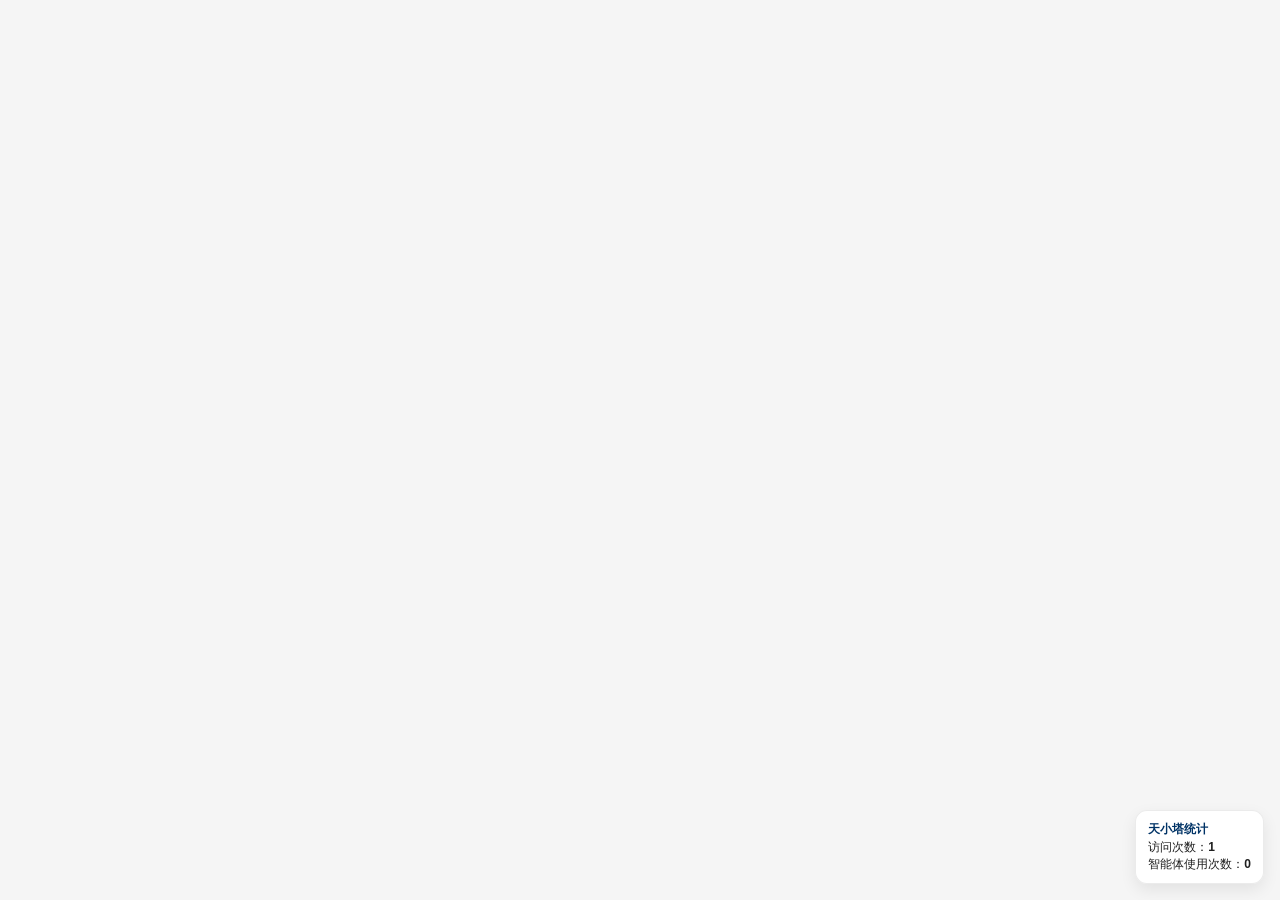
<file: index.html>
<!doctype html>
<html lang="en">
  <head>
    <meta charset="UTF-8" />
    <link rel="icon" type="image/svg+xml" href="./vite.svg" />
    <meta name="viewport" content="width=device-width, initial-scale=1.0" />
    <title>agent-web</title>
    <script type="module" crossorigin src="./assets/index-LUPAI2zx.js"></script>
    <link rel="stylesheet" crossorigin href="./assets/index-DX3kZpGl.css">
  </head>
  <body>
    <div id="root"></div>
    <script>
      (function() {
        const PREFIX = 'tianxiaota.metrics.';
        const KEYS = {
          visitCount: PREFIX + 'visitCount',
          agentUseCount: PREFIX + 'agentUseCount',
          agentUseByName: PREFIX + 'agentUseByName',
          logs: PREFIX + 'logs'
        };
        const MAX_LOGS = 200;
        const safeJSONParse = (value, fallback) => {
          try {
            if (value == null || value === '') return fallback;
            return JSON.parse(value);
          } catch {
            return fallback;
          }
        };
        const safeGetItem = (key) => {
          try {
            return localStorage.getItem(key);
          } catch {
            return null;
          }
        };
        const safeSetItem = (key, value) => {
          try {
            localStorage.setItem(key, value);
            return true;
          } catch {
            return false;
          }
        };
        const safeGetNumber = (key) => {
          const raw = safeGetItem(key);
          const n = raw == null ? 0 : Number(raw);
          return Number.isFinite(n) ? n : 0;
        };
        const safeSetNumber = (key, value) => safeSetItem(key, String(value));
        const nowISO = () => new Date().toISOString();
        const loadAgentMap = () => safeJSONParse(safeGetItem(KEYS.agentUseByName), {});
        const saveAgentMap = (map) => safeSetItem(KEYS.agentUseByName, JSON.stringify(map));
        const loadLogs = () => safeJSONParse(safeGetItem(KEYS.logs), []);
        const saveLogs = (logs) => safeSetItem(KEYS.logs, JSON.stringify(logs.slice(-MAX_LOGS)));
        const pushLog = (entry) => {
          const logs = loadLogs();
          logs.push(entry);
          saveLogs(logs);
        };

        const renderBadge = () => {
          const id = 'tianxiaota-metrics-badge';
          let el = document.getElementById(id);
          if (!el) {
            el = document.createElement('div');
            el.id = id;
            Object.assign(el.style, {
              position: 'fixed',
              right: '16px',
              bottom: '16px',
              zIndex: '2147483647',
              background: 'rgba(255,255,255,0.95)',
              border: '1px solid rgba(0,0,0,0.08)',
              borderRadius: '12px',
              padding: '10px 12px',
              boxShadow: '0 6px 16px rgba(0,0,0,0.08)',
              fontFamily: '-apple-system, BlinkMacSystemFont, "Segoe UI", Roboto, "Helvetica Neue", Arial, "Noto Sans", sans-serif',
              fontSize: '12px',
              color: '#1f1f1f',
              lineHeight: '1.4',
              userSelect: 'none'
            });
            document.body.appendChild(el);
          }

          const visits = safeGetNumber(KEYS.visitCount);
          const uses = safeGetNumber(KEYS.agentUseCount);
          el.innerHTML = `<div style="font-weight:600; margin-bottom:2px; color:#003366;">天小塔统计</div>
<div>访问次数：<span style="font-weight:600;">${visits}</span></div>
<div>智能体使用次数：<span style="font-weight:600;">${uses}</span></div>`;
        };

        const recordVisit = (source) => {
          const next = safeGetNumber(KEYS.visitCount) + 1;
          safeSetNumber(KEYS.visitCount, next);
          pushLog({ type: 'visit', ts: nowISO(), path: location.pathname + location.search + location.hash, source: source || 'page' });
          renderBadge();
          return next;
        };

        const recordAgentUse = (agentName, target) => {
          const next = safeGetNumber(KEYS.agentUseCount) + 1;
          safeSetNumber(KEYS.agentUseCount, next);
          const map = loadAgentMap();
          const name = agentName || 'unknown';
          map[name] = (Number(map[name]) || 0) + 1;
          saveAgentMap(map);
          pushLog({ type: 'agent_use', ts: nowISO(), agent: name, target: target || null, path: location.pathname + location.search + location.hash });
          renderBadge();
          return next;
        };

        window.__tianxiaotaMetrics = {
          recordVisit,
          recordAgentUse,
          renderBadge,
          getState: () => ({
            visitCount: safeGetNumber(KEYS.visitCount),
            agentUseCount: safeGetNumber(KEYS.agentUseCount),
            agentUseByName: loadAgentMap(),
            logs: loadLogs()
          })
        };

        recordVisit('main');
        renderBadge();
        window.addEventListener('storage', function(e) {
          if (e && e.key && String(e.key).startsWith(PREFIX)) renderBadge();
        });
      })();

      (function() {
        const checkExist = setInterval(function() {
           const logoImg = document.querySelector('img[alt="Tianjin University Logo"]');
           if (logoImg) {
              clearInterval(checkExist);
              
              // Logo img -> div/a (wrapper) -> div (header container)
              // The wrapper has width 180px. The container has gap 12px.
              const logoWrapper = logoImg.parentElement;
              const headerContainer = logoWrapper.parentElement;
              
              if (headerContainer) {
                  // Create button container
                  const btnContainer = document.createElement('div');
                  btnContainer.style.display = 'flex';
                  btnContainer.style.gap = '10px';
                  btnContainer.style.marginLeft = '12px';
                  btnContainer.style.alignItems = 'center';
                  
                  // Sub-Logo "天小塔"
                  const subLogo = document.createElement('div');
                  Object.assign(subLogo.style, {
                    color: '#003366',
                    fontSize: '20px',
                    fontWeight: 'bold',
                    fontFamily: '"Microsoft YaHei", sans-serif',
                    letterSpacing: '2px',
                    padding: '4px 8px',
                    borderLeft: '2px solid #ccc',
                    marginLeft: '8px',
                    display: 'flex',
                    alignItems: 'center',
                    gap: '6px'
                  });

                  const taLogoImg = document.createElement('img');
                  taLogoImg.src = './Ta-Logo.png';
                  taLogoImg.alt = 'Ta Logo';
                  Object.assign(taLogoImg.style, {
                    height: '22px',
                    width: '22px',
                    objectFit: 'contain',
                    display: 'block'
                  });

                  const subLogoText = document.createElement('span');
                  subLogoText.innerText = '天小塔';

                  subLogo.appendChild(taLogoImg);
                  subLogo.appendChild(subLogoText);

                  const haitangLink = document.createElement('a');
                  haitangLink.href = 'http://www.baidu.com';
                  haitangLink.target = '_blank';
                  haitangLink.rel = 'noopener noreferrer';
                  Object.assign(haitangLink.style, {
                    display: 'flex',
                    alignItems: 'center',
                    gap: '8px',
                    padding: '6px 10px',
                    borderRadius: '999px',
                    background: 'rgba(255, 255, 255, 0.9)',
                    border: '1px solid rgba(0,0,0,0.08)',
                    textDecoration: 'none',
                    color: '#003366',
                    cursor: 'pointer'
                  });

                  const haitangIcon = document.createElement('div');
                  haitangIcon.innerHTML = '<svg viewBox="0 0 64 64" width="30" height="30" xmlns="http://www.w3.org/2000/svg"><g fill="none" fill-rule="evenodd"><circle cx="32" cy="32" r="9" fill="#FFD7E5"/><path d="M32 6c7 0 12 5 12 12S39 35 32 35 20 25 20 18 25 6 32 6z" fill="#FF6FA6" opacity="0.9"/><path d="M58 32c0 7-5 12-12 12S29 39 29 32s10-12 17-12 12 5 12 12z" fill="#FF5F9D" opacity="0.9"/><path d="M32 58c-7 0-12-5-12-12s5-17 12-17 12 10 12 17-5 12-12 12z" fill="#FF6FA6" opacity="0.9"/><path d="M6 32c0-7 5-12 12-12s17 5 17 12-10 12-17 12S6 39 6 32z" fill="#FF5F9D" opacity="0.9"/><circle cx="32" cy="32" r="4.5" fill="#FFB3CC"/></g></svg>';
                  haitangIcon.style.display = 'flex';
                  haitangIcon.style.alignItems = 'center';
                  haitangIcon.style.justifyContent = 'center';
                  haitangIcon.style.animation = 'tianxiaotaHaitangFloat 1.8s ease-in-out infinite';

                  const haitangText = document.createElement('span');
                  haitangText.innerText = '天津大学2026海棠季活动入口';
                  Object.assign(haitangText.style, {
                    fontSize: '15px',
                    fontWeight: '600',
                    whiteSpace: 'nowrap'
                  });

                  haitangLink.appendChild(haitangIcon);
                  haitangLink.appendChild(haitangText);

                  if (!document.getElementById('tianxiaota-haitang-style')) {
                    const styleEl = document.createElement('style');
                    styleEl.id = 'tianxiaota-haitang-style';
                    styleEl.textContent = '@keyframes tianxiaotaHaitangFloat{0%{transform:translateY(0) rotate(0deg)}50%{transform:translateY(-3px) rotate(-6deg)}100%{transform:translateY(0) rotate(0deg)}}\n@keyframes tianxiaotaPetalFall{0%{transform:translate3d(var(--x,0px),-24px,0) rotate(var(--r0,0deg));opacity:0}10%{opacity:1}100%{transform:translate3d(calc(var(--x,0px) + var(--drift, 40px)), calc(100vh + 80px), 0) rotate(calc(var(--r0,0deg) + 240deg));opacity:0}}';
                    document.head.appendChild(styleEl);
                  }

                  // Button 2
                  const btn2Link = document.createElement('a');
                  btn2Link.href = 'http://tianxiaota.vip.cpolar.cn';
                  btn2Link.target = '_blank';
                  btn2Link.style.textDecoration = 'none';
                  
                  const btn2 = document.createElement('button');
                  btn2.innerText = '智能体搭建';
                  Object.assign(btn2.style, {
                    padding: '6px 12px',
                    backgroundColor: '#008CBA',
                    color: 'white',
                    border: 'none',
                    borderRadius: '4px',
                    cursor: 'pointer',
                    fontSize: '14px',
                    whiteSpace: 'nowrap'
                  });
                  
                  btn2Link.appendChild(btn2);
                  
                  btnContainer.appendChild(subLogo);
                  btnContainer.appendChild(btn2Link);
                  btnContainer.appendChild(haitangLink);
                  
                  // Append to the header container, right after the logo wrapper
                  // insertBefore is safer if there are other elements (like the menu)
                  if (logoWrapper.nextSibling) {
                    headerContainer.insertBefore(btnContainer, logoWrapper.nextSibling);
                  } else {
                    headerContainer.appendChild(btnContainer);
                  }

                  haitangLink.onclick = function(e) {
                    e.preventDefault();
                    e.stopPropagation();
                    if (window.__tianxiaotaMetrics) window.__tianxiaotaMetrics.recordAgentUse('天津大学2026海棠季活动入口', 'https://www.tju.edu.cn/xywh/xyfg/tdhtj.htm');

                    const containerId = 'tianxiaota-petal-container';
                    let petalContainer = document.getElementById(containerId);
                    if (!petalContainer) {
                      petalContainer = document.createElement('div');
                      petalContainer.id = containerId;
                      Object.assign(petalContainer.style, {
                        position: 'fixed',
                        inset: '0',
                        zIndex: '2147483646',
                        pointerEvents: 'none',
                        overflow: 'hidden'
                      });
                      document.body.appendChild(petalContainer);
                    }

                    const petalSvg = '<svg viewBox="0 0 64 64" width="18" height="18" xmlns="http://www.w3.org/2000/svg"><path d="M32 8c6 0 12 6 12 14 0 12-8 22-12 34-4-12-12-22-12-34C20 14 26 8 32 8z" fill="#FF6FA6" opacity="0.92"/><path d="M32 14c3 0 6 3 6 7 0 8-4 14-6 22-2-8-6-14-6-22 0-4 3-7 6-7z" fill="#FFD7E5" opacity="0.75"/></svg>';

                    const count = 18;
                    const vw = Math.max(document.documentElement.clientWidth || 0, window.innerWidth || 0);
                    for (let i = 0; i < count; i++) {
                      const petal = document.createElement('div');
                      petal.innerHTML = petalSvg;
                      Object.assign(petal.style, {
                        position: 'absolute',
                        top: '0',
                        left: Math.round(Math.random() * (vw - 10)) + 'px',
                        opacity: '0',
                        filter: 'drop-shadow(0 2px 6px rgba(255,111,166,0.25))',
                        animation: `tianxiaotaPetalFall ${900 + Math.round(Math.random() * 900)}ms linear ${Math.round(Math.random() * 180)}ms forwards`
                      });
                      const x = Math.round((Math.random() - 0.5) * 40);
                      const drift = Math.round((Math.random() - 0.5) * 120);
                      const r0 = Math.round((Math.random() - 0.5) * 120);
                      petal.style.setProperty('--x', x + 'px');
                      petal.style.setProperty('--drift', drift + 'px');
                      petal.style.setProperty('--r0', r0 + 'deg');
                      petalContainer.appendChild(petal);

                      setTimeout(function() {
                        petal.remove();
                      }, 2500);
                    }

                    setTimeout(function() {
                      window.location.href = 'http://www.baidu.com';
                    }, 900);
                  };
              }
           }
        }, 100);
      })();
      
      (function() {
        const checkCard = setInterval(function() {
           // Hide Title and "AI for Learning" Section
           const walker = document.createTreeWalker(document.body, NodeFilter.SHOW_TEXT, null, false);
           let node;
           while(node = walker.nextNode()) {
               if (node.textContent.includes('三大核心智能体集群')) {
                   const parent = node.parentElement;
                   // Hide title container
                   if (parent) parent.style.display = 'none';
               }
               if (node.textContent === '学科大模型入口') {
                     // Find the section container
                     let titleNode = node.parentElement;
                     // We want to keep the title visible, but hide the grid below it and show chat box.
                     
                     // Create Chat Box if not exists
                     if (!document.getElementById('tianxiaota-chat-box')) {
                         const chatBox = document.createElement('div');
                         chatBox.id = 'tianxiaota-chat-box';
                         chatBox.style.width = '100%';
                         chatBox.style.maxWidth = '800px';
                         chatBox.style.margin = '20px auto';
                         chatBox.style.padding = '15px 20px';
                         chatBox.style.background = '#fff';
                         chatBox.style.borderRadius = '30px';
                         chatBox.style.boxShadow = '0 4px 12px rgba(0,0,0,0.08)';
                         chatBox.style.display = 'flex';
                         chatBox.style.alignItems = 'center';
                         chatBox.style.cursor = 'pointer';
                         chatBox.style.border = '1px solid #e0e0e0';
                         chatBox.style.transition = 'all 0.3s';
                         
                         chatBox.innerHTML = `
                             <div style="display:flex; flex-direction:column; width:100%;">
                                 <div style="font-size: 18px; font-weight: bold; color: #333; margin-bottom: 15px; display: flex; align-items: center;">
                                     <span style="background: #e6f7ff; color: #1890ff; padding: 4px 8px; border-radius: 4px; font-size: 14px; margin-right: 8px;">入口</span>
                                     学科大模型入口
                                 </div>
                                 <div style="display: flex; align-items: center; background: #f5f5f5; padding: 10px 15px; border-radius: 20px;">
                                     <div style="margin-right: 15px; color: #1890ff; font-size: 20px; display: flex; align-items: center;">
                                         <svg viewBox="0 0 1024 1024" width="24" height="24" fill="currentColor">
                                           <path d="M880 112H144c-17.7 0-32 14.3-32 32v736c0 17.7 14.3 32 32 32h736c17.7 0 32-14.3 32-32V144c0-17.7-14.3-32-32-32zm-40 728H184V184h656v656zM304 480a80 80 0 1 1 160 0 80 80 0 0 1-160 0zm0 160h160v-80H304v80zm240-240h176v400H544V400zm-240 0h160v-80H304v80z"/> 
                                           <!-- Replacing with a chat icon -->
                                           <path d="M512 64C264.6 64 64 264.6 64 512c0 247.4 200.6 448 448 448 247.4 0 448-200.6 448-448C960 264.6 759.4 64 512 64zm0 820c-205.4 0-372-166.6-372-372 0-205.4 166.6-372 372-372 205.4 0 372 166.6 372 372 0 205.4-166.6 372-372 372z" fill="#fff"/>
                                           <path d="M512 140c-205.4 0-372 166.6-372 372 0 205.4 166.6 372 372 372 205.4 0 372-166.6 372-372 0-205.4-166.6-372-372-372zm0 680c-170.1 0-308-137.9-308-308s137.9-308 308-308 308 137.9 308 308-137.9 308-308 308z" opacity="0"/>
                                           <path d="M724 330H300c-4.4 0-8 3.6-8 8v348c0 4.4 3.6 8 8 8h424c4.4 0 8-3.6 8-8V338c0-4.4-3.6-8-8-8zm-56 284H356V394h312v220z"/>
                                         </svg>
                                     </div>
                                     <div style="flex: 1; color: #999; font-size: 16px;">
                                         与天小塔对话，探索材料科学新世界...
                                     </div>
                                     <div style="background: #1890ff; color: #fff; padding: 6px 12px; border-radius: 15px; font-size: 14px;">
                                         发送
                                     </div>
                                 </div>
                                 <div style="margin-top: 10px; display: flex; gap: 10px; flex-wrap: wrap;">
                                     <span style="background: #f0f2f5; color: #666; padding: 4px 10px; border-radius: 12px; font-size: 12px;">你好，我想了解钙钛矿材料</span>
                                     <span style="background: #f0f2f5; color: #666; padding: 4px 10px; border-radius: 12px; font-size: 12px;">如何设计一个新的实验方案？</span>
                                     <span style="background: #f0f2f5; color: #666; padding: 4px 10px; border-radius: 12px; font-size: 12px;">帮我分析这篇文献的创新点</span>
                                 </div>
                             </div>
                         `;
                         
                         chatBox.onclick = function() {
                              if (window.__tianxiaotaMetrics) window.__tianxiaotaMetrics.recordAgentUse('学科大模型入口', 'http://tjumllm.vip.cpolar.cn');
                             window.open('http://tjumllm.vip.cpolar.cn', '_blank');
                         };
                         
                         chatBox.onmouseover = function() {
                             this.style.boxShadow = '0 6px 16px rgba(0,0,0,0.12)';
                             this.style.transform = 'translateY(-2px)';
                         };
                         chatBox.onmouseout = function() {
                             this.style.boxShadow = '0 4px 12px rgba(0,0,0,0.08)';
                             this.style.transform = 'translateY(0)';
                         };

                         // We want to HIDE the original title container (since we render our own title in chatbox)
                         // And hide the grid.
                         
                         // Find the title container. node is text node. titleNode is likely h4 or span or div.
                         // In the JS: Eb=({title:e,subtitle:t})=>T.jsxs("div", ...
                         // So the container is the parent of the element containing the text.
                         // Let's go up until we find the container with style margin: "0 auto 12px auto" (from JS source)
                         // Or just hide the direct parent and its siblings?
                         
                         // Actually, the JS structure is:
                         // T.jsxs("div",{style:{marginBottom:"40px"},children:[
                         //    T.jsx(Eb,{title:"学科大模型入口",subtitle:""}),
                         //    T.jsxs("div",{style:{display:"grid"...},children:[...]})
                         // ]})
                         
                         // So we have a wrapper div. Inside it is Eb (title) and div (grid).
                         // If we find "学科大模型入口", we are inside Eb.
                         // We want to clear the wrapper div and append our chatBox.
                         
                         let wrapper = titleNode;
                         for(let i=0; i<5; i++) {
                             if(wrapper && wrapper.parentElement && wrapper.parentElement.children.length === 2) {
                                 // Check if next sibling is the grid
                                 if (wrapper.nextElementSibling && wrapper.nextElementSibling.style.display === 'grid') {
                                     wrapper = wrapper.parentElement;
                                     break;
                                 }
                             }
                             wrapper = wrapper.parentElement;
                         }
                         
                         if (wrapper && wrapper.children.length >= 2) {
                             wrapper.innerHTML = '';
                             wrapper.appendChild(chatBox);
                         } else {
                             // Fallback: just insert after node's parent and hope we can hide the rest
                             if (node.parentElement && node.parentElement.parentElement) {
                                 node.parentElement.parentElement.innerHTML = '';
                                 node.parentElement.parentElement.appendChild(chatBox);
                             }
                         }
                     }
                }
               
               // Hide specific cards
               if (['知识精准解析', '虚拟实验教学', '个性学涯规划', '学业诊断提升'].some(k => node.textContent === k)) {
                   // Find the card container and hide it
                   const parent = node.parentElement;
                   let card = parent.closest('.ant-pro-card') || parent.closest('.ant-card') || parent.closest('div[class*="card"]');
                   if (!card) {
                       // fallback
                        let p = parent;
                        for(let i=0; i<5; i++) {
                            if (p.tagName === 'DIV' && (p.style.cursor === 'pointer' || p.onclick)) {
                                card = p;
                                break;
                            }
                            p = p.parentElement;
                            if (!p) break;
                        }
                   }
                   if (!card) card = parent.parentElement.parentElement;
                   
                   if (card) {
                       card.style.display = 'none';
                   }
               }

               if (node.textContent === '科研文档生成') {
                   const parent = node.parentElement;
                   let card = parent.closest('.ant-pro-card') || parent.closest('.ant-card') || parent.closest('div[class*="card"]');
                   
                   if (!card) {
                       let p = parent;
                       for(let i=0; i<5; i++) {
                           if (p.tagName === 'DIV' && (p.style.cursor === 'pointer' || p.onclick)) {
                               card = p;
                               break;
                           }
                           p = p.parentElement;
                           if (!p) break;
                       }
                   }
                   
                   if (!card) card = parent.parentElement.parentElement;
                   
                   if (card) {
                       card.style.cursor = 'pointer';
                       card.onclick = function(e) {
                           e.preventDefault();
                           e.stopPropagation();
                           if (window.__tianxiaotaMetrics) window.__tianxiaotaMetrics.recordAgentUse('科研文档生成', './research_center.html');
                           window.location.href = './research_center.html';
                       };
                       card.title = "点击进入科研写作智能体中心";
                       card.onmouseover = function() {
                           this.style.boxShadow = "0 4px 12px rgba(0,0,0,0.15)";
                           this.style.transition = "all 0.3s";
                       };
                       card.onmouseout = function() {
                           this.style.boxShadow = "";
                       };
                   }
               } else if (node.textContent === '学术前沿调研') {
                   const parent = node.parentElement;
                   let card = parent.closest('.ant-pro-card') || parent.closest('.ant-card') || parent.closest('div[class*="card"]');
                   
                   if (!card) {
                       let p = parent;
                       for(let i=0; i<5; i++) {
                           if (p.tagName === 'DIV' && (p.style.cursor === 'pointer' || p.onclick)) {
                               card = p;
                               break;
                           }
                           p = p.parentElement;
                           if (!p) break;
                       }
                   }
                   
                   if (!card) card = parent.parentElement.parentElement;
                   
                   if (card) {
                       card.style.cursor = 'pointer';
                       card.onclick = function(e) {
                           e.preventDefault();
                           e.stopPropagation();
                           if (window.__tianxiaotaMetrics) window.__tianxiaotaMetrics.recordAgentUse('学术前沿调研', './academic_center.html');
                           window.location.href = './academic_center.html';
                       };
                       card.title = "点击进入学术文献智能体中心";
                       card.onmouseover = function() {
                           this.style.boxShadow = "0 4px 12px rgba(0,0,0,0.15)";
                           this.style.transition = "all 0.3s";
                       };
                       card.onmouseout = function() {
                           this.style.boxShadow = "";
                       };
                   }
               } else if (node.textContent === '实验计算助手') {
                   const parent = node.parentElement;
                   let card = parent.closest('.ant-pro-card') || parent.closest('.ant-card') || parent.closest('div[class*="card"]');
                   
                   if (!card) {
                       let p = parent;
                       for(let i=0; i<5; i++) {
                           if (p.tagName === 'DIV' && (p.style.cursor === 'pointer' || p.onclick)) {
                               card = p;
                               break;
                           }
                           p = p.parentElement;
                           if (!p) break;
                       }
                   }
                   
                   if (!card) card = parent.parentElement.parentElement;
                   
                   if (card) {
                       card.style.cursor = 'pointer';
                       card.onclick = function(e) {
                           e.preventDefault();
                           e.stopPropagation();
                           if (window.__tianxiaotaMetrics) window.__tianxiaotaMetrics.recordAgentUse('实验计算助手', 'http://116.196.79.83:8000');
                           window.open('http://116.196.79.83:8000', '_blank');
                       };
                       card.title = "点击进入实验计算助手";
                       card.onmouseover = function() {
                           this.style.boxShadow = "0 4px 12px rgba(0,0,0,0.15)";
                           this.style.transition = "all 0.3s";
                       };
                       card.onmouseout = function() {
                           this.style.boxShadow = "";
                       };
                   }
               }
           }
        }, 500);
      })();
    </script>
  </body>
</html>
</file>
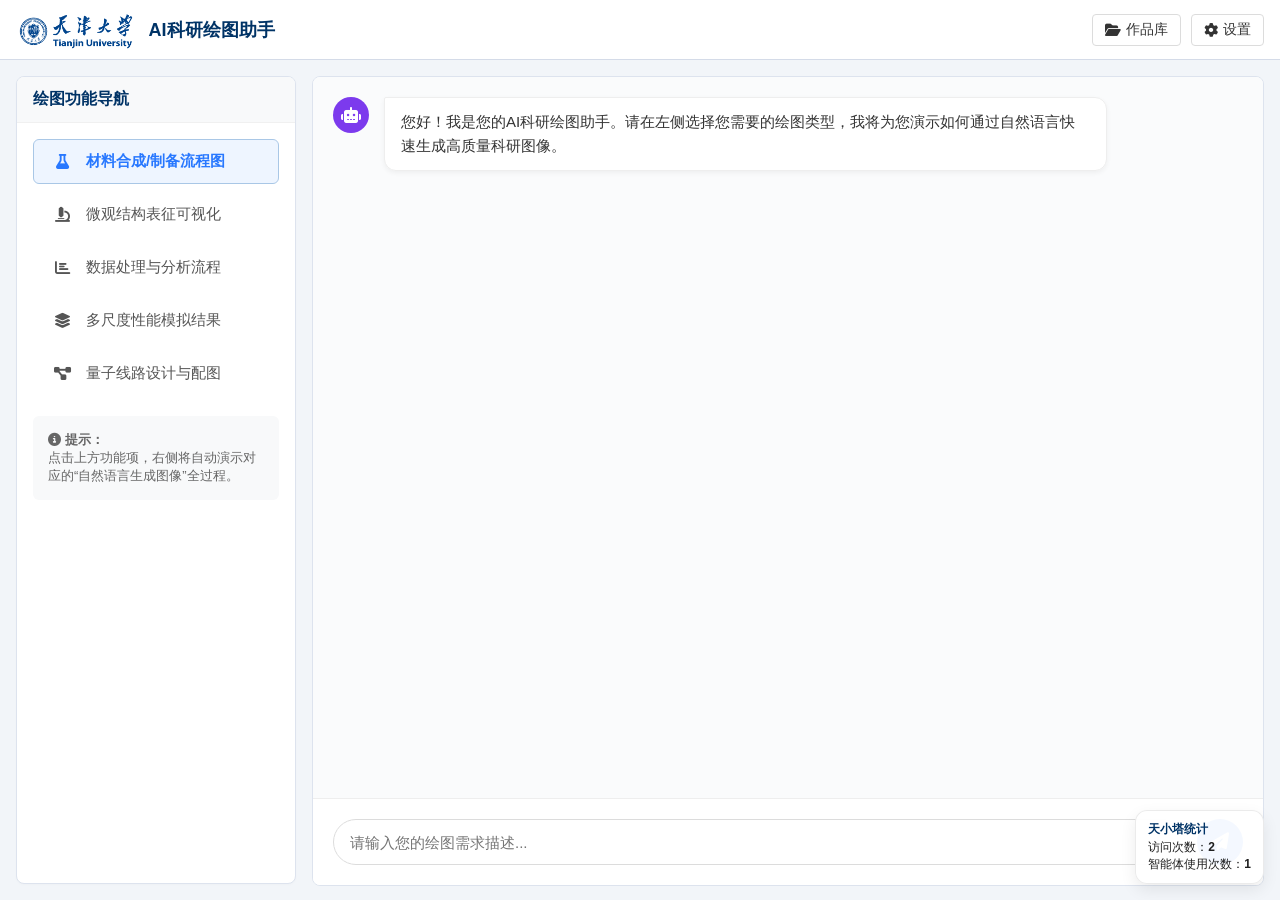
<file: AI_Draw/index.html>
<!DOCTYPE html>
<html lang="zh-CN">
<head>
<meta charset="utf-8">
<meta name="viewport" content="width=device-width, initial-scale=1">
<title>AI科研绘图助手</title>
<link href="https://cdnjs.cloudflare.com/ajax/libs/font-awesome/6.4.0/css/all.min.css" rel="stylesheet">
<style>
    body {
        margin: 0;
        font-family: -apple-system, BlinkMacSystemFont, "Segoe UI", Roboto, Helvetica, Arial, sans-serif;
        background: #f2f5f9;
        color: #1a1a1a;
        height: 100vh;
        display: flex;
        flex-direction: column;
    }

    /* Top Bar */
    header {
        display: flex;
        justify-content: space-between;
        align-items: center;
        padding: 8px 16px;
        background: #fff;
        border-bottom: 1px solid #d4dbe8;
        height: 60px;
        box-sizing: border-box;
    }
    
    .logo-area {
        display: flex;
        align-items: center;
        gap: 12px;
        background-color: transparent;
        padding: 5px 0;
    }

    .logo-img {
        height: 40px;
        padding: 2px;
        /* filter: invert(1); */
    }

    .header-title {
        font-size: 18px;
        font-weight: 700;
        color: #003366;
    }

    .header-btn {
        background: #fff;
        border: 1px solid #dcdcdc;
        border-radius: 4px;
        padding: 6px 12px;
        font-size: 14px;
        cursor: pointer;
        display: flex;
        align-items: center;
        gap: 5px;
        color: #333;
    }

    /* Main Layout */
    .container {
        display: grid;
        grid-template-columns: 280px 1fr;
        gap: 16px;
        padding: 16px;
        flex: 1;
        overflow: hidden;
    }

    /* Cards */
    .card {
        background: #fff;
        border: 1px solid #dde3ee;
        border-radius: 8px;
        box-shadow: 0 1px 3px rgba(0,0,0,0.02);
        display: flex;
        flex-direction: column;
        overflow: hidden;
        font-size: 15px;
    }

    .card-header {
        padding: 12px 16px;
        font-weight: 600;
        font-size: 16px;
        border-bottom: 1px solid #f0f0f0;
        background: #f8f9fa;
        color: #003366;
    }

    .card-body {
        padding: 16px;
        flex: 1;
        overflow-y: auto;
    }

    /* Sidebar Navigation */
    .nav-list {
        display: flex;
        flex-direction: column;
        gap: 8px;
    }

    .nav-item {
        display: flex;
        align-items: center;
        gap: 12px;
        padding: 12px 16px;
        border-radius: 6px;
        cursor: pointer;
        transition: all 0.2s;
        color: #555;
        border: 1px solid transparent;
    }

    .nav-item:hover {
        background: #f0f7ff;
        color: #2878ff;
    }

    .nav-item.active {
        background: #eef5ff;
        color: #2878ff;
        border-color: #a9c7e6;
        font-weight: 600;
    }

    .nav-icon {
        width: 24px;
        text-align: center;
    }

    /* Chat Area */
    .chat-area {
        display: flex;
        flex-direction: column;
        height: 100%;
        background: #fff;
        border-radius: 8px;
        border: 1px solid #dde3ee;
        overflow: hidden;
    }

    .chat-messages {
        flex: 1;
        padding: 20px;
        overflow-y: auto;
        display: flex;
        flex-direction: column;
        gap: 20px;
        background: #fafbfc;
    }

    .message {
        display: flex;
        gap: 15px;
        max-width: 85%;
        animation: fadeIn 0.3s ease;
    }

    .message.user {
        align-self: flex-end;
        flex-direction: row-reverse;
    }

    .message.ai {
        align-self: flex-start;
    }

    .avatar {
        width: 36px;
        height: 36px;
        border-radius: 50%;
        display: flex;
        align-items: center;
        justify-content: center;
        flex-shrink: 0;
        font-size: 16px;
        color: white;
    }

    .user .avatar { background: #2878ff; }
    .ai .avatar { background: #7c3aed; }

    .msg-content {
        padding: 12px 16px;
        border-radius: 12px;
        font-size: 15px;
        line-height: 1.6;
        box-shadow: 0 2px 5px rgba(0,0,0,0.05);
        position: relative;
    }

    .user .msg-content {
        background: #eef5ff;
        color: #1a1a1a;
        border-top-right-radius: 2px;
    }

    .ai .msg-content {
        background: #fff;
        border: 1px solid #eee;
        color: #333;
        border-top-left-radius: 2px;
    }

    /* Thought Process */
    .thought-box {
        margin-top: 10px;
        background: #f8f9fa;
        border: 1px solid #eee;
        border-radius: 6px;
        font-size: 13px;
        overflow: hidden;
    }

    .thought-header {
        padding: 8px 12px;
        background: #f1f3f5;
        color: #666;
        font-weight: 600;
        display: flex;
        align-items: center;
        gap: 6px;
        font-size: 12px;
    }

    .thought-body {
        padding: 10px 12px;
        color: #555;
        font-family: monospace;
        white-space: pre-wrap;
    }

    /* Image Result */
    .image-result {
        margin-top: 12px;
        border: 1px solid #eee;
        border-radius: 6px;
        overflow: hidden;
        background: #fff;
        min-height: 200px;
        display: flex;
        align-items: center;
        justify-content: center;
    }

    .image-placeholder {
        width: 100%;
        height: 200px;
        background: #f0f2f5;
        display: flex;
        align-items: center;
        justify-content: center;
        color: #888;
        font-size: 14px;
    }
    
    .generated-img {
        width: 100%;
        height: auto;
        display: block;
    }

    /* Input Area */
    .input-container {
        padding: 20px;
        background: #fff;
        border-top: 1px solid #eee;
        display: flex;
        gap: 12px;
    }

    .chat-input {
        flex: 1;
        padding: 12px 16px;
        border: 1px solid #dcdcdc;
        border-radius: 24px;
        font-size: 15px;
        outline: none;
        transition: border-color 0.2s;
    }

    .chat-input:focus {
        border-color: #2878ff;
    }

    .send-btn {
        width: 46px;
        height: 46px;
        border-radius: 50%;
        background: #2878ff;
        color: white;
        border: none;
        cursor: pointer;
        display: flex;
        align-items: center;
        justify-content: center;
        font-size: 18px;
        transition: background 0.2s;
    }

    .send-btn:hover {
        background: #1e64d4;
    }

    @keyframes fadeIn {
        from { opacity: 0; transform: translateY(5px); }
        to { opacity: 1; transform: translateY(0); }
    }
    
    /* Typing Indicator */
    .typing-indicator span {
        display: inline-block;
        width: 6px;
        height: 6px;
        background-color: #ccc;
        border-radius: 50%;
        animation: typing 1.4s infinite ease-in-out both;
        margin: 0 2px;
    }
    
    .typing-indicator span:nth-child(1) { animation-delay: -0.32s; }
    .typing-indicator span:nth-child(2) { animation-delay: -0.16s; }
    
    @keyframes typing {
        0%, 80%, 100% { transform: scale(0); }
        40% { transform: scale(1); }
    }

    /* Modal Styles */
    .modal {
        display: none;
        position: fixed;
        z-index: 1000;
        left: 0;
        top: 0;
        width: 100%;
        height: 100%;
        background-color: rgba(0,0,0,0.5);
        align-items: center;
        justify-content: center;
        backdrop-filter: blur(2px);
    }
    .modal-content {
        background-color: #fff;
        border-radius: 8px;
        width: 450px;
        box-shadow: 0 10px 25px rgba(0,0,0,0.2);
        animation: slideDown 0.3s ease;
    }
    .modal-header {
        padding: 15px 20px;
        border-bottom: 1px solid #eee;
        display: flex;
        justify-content: space-between;
        align-items: center;
    }
    .modal-body {
        padding: 20px;
    }
    .modal-footer {
        padding: 15px 20px;
        border-top: 1px solid #eee;
        display: flex;
        justify-content: flex-end;
        gap: 10px;
    }
    .form-group { margin-bottom: 15px; }
    .form-group label { display: block; margin-bottom: 8px; font-weight: 600; font-size: 14px; color: #333; }
    .form-control {
        width: 100%;
        padding: 10px 12px;
        border: 1px solid #ddd;
        border-radius: 6px;
        box-sizing: border-box;
        font-size: 14px;
        transition: border-color 0.2s;
    }
    .form-control:focus { border-color: #2878ff; outline: none; }
    .btn-save {
        background: #2878ff; color: white; border: none; padding: 8px 16px;
        border-radius: 4px; cursor: pointer; font-weight: 500;
    }
    .btn-save:hover { background: #1e64d4; }
    .btn-cancel {
        background: #f1f3f5; color: #333; border: none; padding: 8px 16px;
        border-radius: 4px; cursor: pointer;
    }
    .btn-cancel:hover { background: #e1e3e5; }
    .close-btn { font-size: 24px; cursor: pointer; color: #999; }
    .close-btn:hover { color: #333; }
    .help-text { font-size: 12px; color: #888; margin-top: 5px; }
    
    @keyframes slideDown { 
        from { transform: translateY(-20px); opacity: 0; } 
        to { transform: translateY(0); opacity: 1; } 
    }

</style>
</head>
<body>

<header>
    <div class="logo-area">
        <img src="tju_white_padding.png" class="logo-img" alt="TJU Logo">
        <div class="header-title">AI科研绘图助手</div>
    </div>
    <div style="display: flex; gap: 10px;">
        <button class="header-btn"><i class="fas fa-folder-open"></i> 作品库</button>
        <button class="header-btn" onclick="toggleSettings()"><i class="fas fa-cog"></i> 设置</button>
    </div>
</header>

<div class="container">
    <!-- Left Sidebar: Functions -->
    <aside class="card">
        <div class="card-header">绘图功能导航</div>
        <div class="card-body">
            <div class="nav-list">
                <div class="nav-item active" onclick="switchDemo(0)">
                    <div class="nav-icon"><i class="fas fa-flask"></i></div>
                    <div>材料合成/制备流程图</div>
                </div>
                <div class="nav-item" onclick="switchDemo(1)">
                    <div class="nav-icon"><i class="fas fa-microscope"></i></div>
                    <div>微观结构表征可视化</div>
                </div>
                <div class="nav-item" onclick="switchDemo(2)">
                    <div class="nav-icon"><i class="fas fa-chart-bar"></i></div>
                    <div>数据处理与分析流程</div>
                </div>
                <div class="nav-item" onclick="switchDemo(3)">
                    <div class="nav-icon"><i class="fas fa-layer-group"></i></div>
                    <div>多尺度性能模拟结果</div>
                </div>
                <div class="nav-item" onclick="switchDemo(4)">
                    <div class="nav-icon"><i class="fas fa-project-diagram"></i></div>
                    <div>量子线路设计与配图</div>
                </div>
            </div>
            
            <div style="margin-top: 20px; padding: 15px; background: #f8f9fa; border-radius: 6px; font-size: 13px; color: #666;">
                <i class="fas fa-info-circle"></i> <strong>提示：</strong><br>
                点击上方功能项，右侧将自动演示对应的“自然语言生成图像”全过程。
            </div>
        </div>
    </aside>

    <!-- Right: Chat Interaction -->
    <main class="chat-area">
        <div class="chat-messages" id="chatBox">
            <!-- Initial Welcome Message -->
            <div class="message ai">
                <div class="avatar"><i class="fas fa-robot"></i></div>
                <div class="msg-content">
                    您好！我是您的AI科研绘图助手。请在左侧选择您需要的绘图类型，我将为您演示如何通过自然语言快速生成高质量科研图像。
                </div>
            </div>
        </div>
        
        <div class="input-container">
            <input type="text" class="chat-input" id="userInput" placeholder="请输入您的绘图需求描述..." onkeypress="checkEnter(event)">
            <button class="send-btn" onclick="handleUserSubmit()"><i class="fas fa-paper-plane"></i></button>
        </div>
    </main>
</div>

<!-- Settings Modal -->
<div id="settingsModal" class="modal">
    <div class="modal-content">
        <div class="modal-header">
            <h3><i class="fas fa-cog"></i> 设置</h3>
            <span class="close-btn" onclick="toggleSettings()">&times;</span>
        </div>
        <div class="modal-body">
            <div class="form-group">
                <label>AIMixhub API Key</label>
                <input type="password" id="apiKeyInput" placeholder="请输入您的 API Key (sk-...)" class="form-control">
                <div class="help-text">请前往 <a href="https://aihubmix.com" target="_blank" style="color:#2878ff;">AiHubMix</a> 获取 API Key</div>
            </div>
            <div class="form-group">
                <label>思考模型 (Thinking Model)</label>
                <select id="textModelSelect" class="form-control">
                    <option value="gpt-4o">GPT-4o (Recommended)</option>
                    <option value="claude-3-5-sonnet-20240620">Claude 3.5 Sonnet</option>
                    <option value="gpt-4-turbo">GPT-4 Turbo</option>
                    <option value="gpt-3.5-turbo">GPT-3.5 Turbo (Fast)</option>
                </select>
            </div>
            <div class="form-group">
                <label>绘图模型 (Drawing Model)</label>
                <select id="modelSelect" class="form-control">
                    <option value="dall-e-3">DALL-E 3 (Recommended)</option>
                    <option value="gpt-image-1.5">GPT Image 1.5</option>
                    <option value="midjourney">Midjourney</option>
                    <option value="flux-pro">Flux Pro</option>
                </select>
            </div>
        </div>
        <div class="modal-footer">
            <button class="btn-cancel" onclick="toggleSettings()">取消</button>
            <button class="btn-save" onclick="saveSettings()">保存配置</button>
        </div>
    </div>
</div>

<script>
    // Configuration
    const demos = [
        {
            input: "请帮我绘制一张水热法合成二氧化钛纳米管的流程图，包含前驱体混合、水热反应釜加热（180度，24小时）、离心清洗和煅烧四个步骤。",
            thought: "【任务分析】\n- 目标：绘制水热法合成 TiO2 纳米管的实验流程图\n- 关键步骤：\n  1. 前驱体混合 (Mixing): 烧杯、磁力搅拌\n  2. 水热反应 (Hydrothermal): 不锈钢高压反应釜，标注 180°C, 24h\n  3. 清洗 (Washing): 离心机示意图\n  4. 煅烧 (Calcination): 马弗炉示意图，标注 TiO2 Nanotubes\n- 视觉风格：扁平化矢量风格，科学严谨，蓝灰色调\n- 布局：线性流程，使用箭头连接各步骤",
            outputType: "process",
            outputDesc: "TiO2纳米管水热合成流程示意图",
            imgUrl: "Figure1.png"
        },
        {
            input: "生成一张锂离子电池正极材料（LiCoO2）的微观层状结构示意图，显示锂离子在层间的脱嵌过程。",
            thought: "【结构建模分析】\n- 主体材料：LiCoO2 (层状结构)\n- 晶体特征：\n  1. CoO6 八面体层 (蓝色多面体)\n  2. Li+ 离子层 (绿色球体，位于层间)\n- 动态过程：锂离子脱嵌 (Deintercalation)\n- 视觉元素：\n  - 绘制 3 层 CoO6 slab\n  - 添加弯曲箭头指示 Li+ 移动路径\n  - 标注 'c-axis' 和 'Li+ diffusion'\n- 渲染风格：3D 原子级渲染，具有光影立体感",
            outputType: "structure",
            outputDesc: "LiCoO2层状结构及离子脱嵌示意图",
            imgUrl: "Figure2.png"
        },
        {
            input: "根据XRD数据绘制一张对比图，展示未掺杂和N掺杂碳材料的(002)峰位偏移情况，并标记出层间距的变化。",
            thought: "【数据可视化规划】\n- 图表类型：XRD 衍射图谱 (Intensity a.u. vs 2θ)\n- 数据组：\n  1. Pristine Carbon (黑色曲线)\n  2. N-doped Carbon (红色曲线)\n- 关键特征：\n  - (002) 峰位置约在 26°\n  - N掺杂后峰位向小角度偏移 (Shift left)\n- 标注要求：\n  - 绘制局部放大图 (Inset)\n  - 添加双向箭头标记 'Peak Shift'\n  - 标注 'd-spacing increase'\n- 输出规范：学术期刊标准 (Publication Quality)",
            outputType: "data",
            outputDesc: "XRD衍射图谱对比分析图",
            imgUrl: "Figure3.png"
        },
        {
            input: "模拟并可视化纳米流体在微通道内的流速分布热力图，展示近壁面的边界层效应。",
            thought: "【多物理场模拟可视化】\n- 物理场景：微流控通道内的纳米流体流动\n- 可视化量：流速场 (Velocity Field)\n- 表现形式：热力图/云图 (Contour Plot)\n- 特征捕捉：\n  1. 中心区域流速最高 (呈现红色)\n  2. 近壁面区域流速趋于零 (呈现蓝色，边界层效应)\n  3. 速度剖面呈抛物线分布\n- 视角：通道纵截面视图\n- 色阶：Rainbow (Blue-Green-Red)",
            outputType: "simulation",
            outputDesc: "微通道纳米流体流速分布云图",
            imgUrl: "Figure4.png"
        },
        {
            input: "请帮我绘制一个包含三个量子比特(q0, q1, q2)的量子线路图。要求：q0和q1施加Hadamard门，然后q0和q1之间作用一个CNOT门，接着q1和q2作用一个CNOT门，最后在q2上施加一个Rz旋转门并对q0和q1进行测量。",
            thought: "【量子线路可视化分析】\n- 目标：绘制多比特量子逻辑门线路图\n- 线路结构与组件：\n  1. 量子寄存器：3个量子比特 (q₀, q₁, q₂)，水平线表示时间演化\n  2. 单比特门：在 q₀, q₁ 上放置 H 门 (Hadamard)\n  3. 两比特门：\n     - CNOT (q₀ → q₁)：控制位 q₀，目标位 q₁\n     - CNOT (q₁ → q₂)：控制位 q₁，目标位 q₂\n  4. 参数门：在 q₂ 放置 Rz(θ) 门\n  5. 测量操作：在 q₀, q₁ 末端添加测量仪符号\n- 视觉风格：标准量子计算教科书风格，矢量SVG格式，节点对齐，线路清晰",
            outputType: "quantum",
            outputDesc: "三比特量子逻辑门线路图",
            imgUrl: "Figure5.svg"
        }
    ];

    let isProcessing = false;
    let apiKey = localStorage.getItem('aimixhub_key') || '';
    let apiModel = localStorage.getItem('aimixhub_model') || 'dall-e-3';
    let textModel = localStorage.getItem('aimixhub_text_model') || 'gpt-4o';

    // Initialize Settings
    document.getElementById('apiKeyInput').value = apiKey;
    document.getElementById('modelSelect').value = apiModel;
    document.getElementById('textModelSelect').value = textModel;

    // Settings Functions
    function toggleSettings() {
        const modal = document.getElementById('settingsModal');
        modal.style.display = modal.style.display === 'flex' ? 'none' : 'flex';
    }

    function saveSettings() {
        const key = document.getElementById('apiKeyInput').value.trim();
        const model = document.getElementById('modelSelect').value;
        const txtModel = document.getElementById('textModelSelect').value;
        
        if (key) {
            apiKey = key;
            apiModel = model;
            textModel = txtModel;
            localStorage.setItem('aimixhub_key', apiKey);
            localStorage.setItem('aimixhub_model', apiModel);
            localStorage.setItem('aimixhub_text_model', textModel);
            alert('配置已保存！');
            toggleSettings();
        } else {
            alert('请输入有效的 API Key');
        }
    }

    // Close modal when clicking outside
    window.onclick = function(event) {
        const modal = document.getElementById('settingsModal');
        if (event.target == modal) {
            modal.style.display = "none";
        }
    }

    // Enter Key Handler
    function checkEnter(event) {
        if (event.key === 'Enter') {
            handleUserSubmit();
        }
    }

    // Main Submission Logic
    async function handleUserSubmit() {
        if (isProcessing) return;
        const inputField = document.getElementById('userInput');
        const userText = inputField.value.trim();

        if (!userText) return;

        isProcessing = true;
        inputField.value = '';
        inputField.disabled = true;

        // 1. Display User Message
        appendMessage('user', userText);

        // 2. Determine Mode (API vs Demo Fallback)
        let thoughtContent = "";
        let finalImageUrl = "";
        let isApiSuccess = false;
        let outputDesc = "AI生成结果";

        // Check if input matches a demo exactly (for fallback)
        const matchedDemo = demos.find(d => d.input === userText);

        if (apiKey) {
            // --- Real AI Mode ---
            
            // Step A: Thinking (Text Gen)
            const thoughtId = appendThinkingPlaceholder();
            try {
                thoughtContent = await callAiMixHubTextGen(userText);
            } catch (e) {
                console.error("Text Gen Error:", e);
                thoughtContent = matchedDemo ? matchedDemo.thought : "【系统提示】思考过程生成失败，直接进行绘图...";
            }
            updateThinkingContent(thoughtId, thoughtContent);

            // Step B: Image Gen
            const genMsgId = appendGenerationStatus();
            try {
                const resultUrl = await callAiMixHubImageGen(userText);
                if (resultUrl) {
                    finalImageUrl = resultUrl;
                    isApiSuccess = true;
                } else {
                    throw new Error("Image generation returned null");
                }
            } catch (e) {
                console.error("Image Gen Error:", e);
                finalImageUrl = matchedDemo ? matchedDemo.imgUrl : "Figure1.png"; // Fallback
                outputDesc = "生成失败 (显示示例)";
            }
            // Remove generation status
            const statusDiv = document.getElementById(genMsgId);
            if (statusDiv) statusDiv.remove();

        } else {
            // --- Demo / Fallback Mode ---
            if (matchedDemo) {
                // Simulate Thinking
                const thoughtId = appendThinkingPlaceholder();
                await delay(1500);
                updateThinkingContent(thoughtId, matchedDemo.thought);
                
                // Simulate Image Gen
                await delay(1000);
                finalImageUrl = matchedDemo.imgUrl;
                outputDesc = matchedDemo.outputDesc;
            } else {
                appendMessage('ai', '请先在设置中配置 API Key 以使用自定义绘图功能。');
                isProcessing = false;
                inputField.disabled = false;
                inputField.focus();
                return;
            }
        }

        // 3. Display Result
        appendResult(outputDesc, finalImageUrl, isApiSuccess);

        isProcessing = false;
        inputField.disabled = false;
        inputField.focus();
    }

    // Sidebar Demo Click - Just fills input now
    async function switchDemo(index) {
        if (isProcessing) return;
        
        // Update active nav
        document.querySelectorAll('.nav-item').forEach((item, i) => {
            if (i === index) item.classList.add('active');
            else item.classList.remove('active');
        });

        const demo = demos[index];
        const inputField = document.getElementById('userInput');
        
        // Fill input with visual effect
        inputField.value = '';
        inputField.placeholder = "正在载入示例...";
        await delay(300);
        inputField.value = demo.input;
        inputField.placeholder = "请输入您的绘图需求描述...";
        inputField.focus();
    }

    // API: Text Generation (Thinking)
    async function callAiMixHubTextGen(prompt) {
        const systemPrompt = `你是一位专业的科研绘图助手。请分析用户的绘图需求，并输出详细的绘图思路。
输出格式要求：
【任务分析】简要分析绘图目标。
【视觉元素】列出画面中需要的关键物体、结构或数据特征。
【风格与布局】描述配色、视角、构图方式（如扁平化、3D渲染、流程图等）。
请保持回答简洁专业，不要输出Markdown代码块，直接输出文本内容。`;

        try {
            const response = await fetch('https://aihubmix.com/v1/chat/completions', {
                method: 'POST',
                headers: {
                    'Content-Type': 'application/json',
                    'Authorization': `Bearer ${apiKey}`
                },
                body: JSON.stringify({
                    model: textModel,
                    messages: [
                        { role: "system", content: systemPrompt },
                        { role: "user", content: prompt }
                    ],
                    temperature: 0.7
                })
            });

            if (!response.ok) throw new Error('Text API Error');
            const data = await response.json();
            return data.choices[0].message.content;
        } catch (e) {
            console.error('Text Gen Failed:', e);
            throw e;
        }
    }

    async function callAiMixHubImageGen(prompt) {
        try {
            const response = await fetch('https://aihubmix.com/v1/images/generations', {
                method: 'POST',
                headers: {
                    'Content-Type': 'application/json',
                    'Authorization': `Bearer ${apiKey}`
                },
                body: JSON.stringify({
                    model: apiModel,
                    prompt: prompt,
                    n: 1,
                    size: "1024x1024"
                })
            });

            if (!response.ok) {
                const err = await response.json();
                console.error('API Error:', err);
                return null;
            }

            const data = await response.json();
            if (data.data && data.data.length > 0) {
                let url = data.data[0].url;
                if (url) {
                    // Check if URL is wrapped in Markdown
                    const match = url.match(/!\[.*?\]\((.*?)\)/);
                    if (match) {
                        url = match[1].trim();
                    } else {
                        // Check if it's wrapped in HTML img tag
                        const htmlMatch = url.match(/src=["'](.*?)["']/);
                        if (htmlMatch) url = htmlMatch[1].trim();
                    }
                    url = url.trim();
                    // Validate if it looks like a URL or data URI
                    if (url.startsWith('http') || url.startsWith('data:') || url.startsWith('/')) {
                        return url;
                    } else {
                        console.error("API returned invalid URL:", url);
                        return null;
                    }
                } else if (data.data[0].b64_json) {
                    return 'data:image/png;base64,' + data.data[0].b64_json;
                }
            }
            return null;

        } catch (e) {
            console.error('Network Error:', e);
            return null;
        }
    }

    function appendMessage(role, text) {
        const chatBox = document.getElementById('chatBox');
        const msgDiv = document.createElement('div');
        msgDiv.className = `message ${role}`;
        
        const avatar = document.createElement('div');
        avatar.className = 'avatar';
        avatar.innerHTML = role === 'user' ? '<i class="fas fa-user"></i>' : '<i class="fas fa-robot"></i>';
        
        const content = document.createElement('div');
        content.className = 'msg-content';
        content.textContent = text;
        
        msgDiv.appendChild(avatar);
        msgDiv.appendChild(content);
        chatBox.appendChild(msgDiv);
        chatBox.scrollTop = chatBox.scrollHeight;
    }

    function appendThinkingPlaceholder() {
        const chatBox = document.getElementById('chatBox');
        const msgDiv = document.createElement('div');
        msgDiv.className = 'message ai';
        const id = 'thought-' + Date.now();
        
        msgDiv.innerHTML = `
            <div class="avatar"><i class="fas fa-brain"></i></div>
            <div class="msg-content" style="width: 100%;">
                <div class="typing-indicator"><span></span><span></span><span></span></div>
            </div>
        `;
        chatBox.appendChild(msgDiv);
        chatBox.scrollTop = chatBox.scrollHeight;
        
        msgDiv.id = id;
        return id;
    }

    function updateThinkingContent(msgId, thoughtText) {
        const msgDiv = document.getElementById(msgId);
        if (!msgDiv) return;
        
        const contentDiv = msgDiv.querySelector('.msg-content');
        contentDiv.innerHTML = `
            <div class="thought-box">
                <div class="thought-header"><i class="fas fa-microchip"></i> AI 思考与规划过程</div>
                <div class="thought-body">${thoughtText}</div>
            </div>
        `;
        document.getElementById('chatBox').scrollTop = document.getElementById('chatBox').scrollHeight;
    }
    
    function appendGenerationStatus() {
        const chatBox = document.getElementById('chatBox');
        const msgDiv = document.createElement('div');
        msgDiv.className = 'message ai';
        const id = 'gen-status-' + Date.now();
        msgDiv.id = id;
        
        msgDiv.innerHTML = `
            <div class="avatar"><i class="fas fa-palette"></i></div>
            <div class="msg-content">
                <i class="fas fa-spinner fa-spin"></i> 正在调用云端大模型生成图像...
            </div>
        `;
        chatBox.appendChild(msgDiv);
        chatBox.scrollTop = chatBox.scrollHeight;
        return id;
    }

    function appendResult(desc, imgUrl, isApiSuccess) {
        const chatBox = document.getElementById('chatBox');
        const msgDiv = document.createElement('div');
        msgDiv.className = 'message ai';
        
        // Check if image URL is valid (not placeholder if API was attempted)
        // For now we just show what we have
        
        let finalSrc = imgUrl;
        if (finalSrc && !finalSrc.startsWith('http') && !finalSrc.startsWith('data:')) {
            finalSrc += '?t=' + new Date().getTime();
        }

        const sourceLabel = isApiSuccess ? '<span style="font-size:10px; background:#e1f5fe; color:#0288d1; padding:2px 6px; border-radius:4px; margin-left:8px;">AI Generated</span>' : '';

        msgDiv.innerHTML = `
            <div class="avatar"><i class="fas fa-paint-brush"></i></div>
            <div class="msg-content" style="width: 100%;">
                <div>✅ <strong>绘图完成：${desc}</strong>${sourceLabel}</div>
                <div class="image-result">
                    <img src="${finalSrc}" class="generated-img" alt="${desc}" onerror="this.onerror=null;this.parentElement.innerHTML='<div class=\\'image-placeholder\\'><i class=\\'fas fa-image\\'></i> 图片加载失败或为占位符</div>'">
                </div>
                <div style="margin-top: 8px; font-size: 13px; display: flex; gap: 10px;">
                    <button style="border:1px solid #ddd; background:#fff; padding:4px 8px; border-radius:4px; cursor:pointer;"><i class="fas fa-download"></i> 下载 PNG</button>
                    <button style="border:1px solid #ddd; background:#fff; padding:4px 8px; border-radius:4px; cursor:pointer;"><i class="fas fa-file-pdf"></i> 下载 PDF (矢量)</button>
                    <button style="border:1px solid #ddd; background:#fff; padding:4px 8px; border-radius:4px; cursor:pointer;"><i class="fas fa-edit"></i> 继续修改</button>
                </div>
            </div>
        `;
        
        chatBox.appendChild(msgDiv);
        chatBox.scrollTop = chatBox.scrollHeight;
    }

    function delay(ms) {
        return new Promise(resolve => setTimeout(resolve, ms));
    }
</script>

<script>
    (function() {
        const PREFIX = 'tianxiaota.metrics.';
        const KEYS = {
            visitCount: PREFIX + 'visitCount',
            agentUseCount: PREFIX + 'agentUseCount',
            agentUseByName: PREFIX + 'agentUseByName',
            logs: PREFIX + 'logs'
        };
        const MAX_LOGS = 200;
        const safeJSONParse = (value, fallback) => {
            try {
                if (value == null || value === '') return fallback;
                return JSON.parse(value);
            } catch {
                return fallback;
            }
        };
        const safeGetItem = (key) => {
            try {
                return localStorage.getItem(key);
            } catch {
                return null;
            }
        };
        const safeSetItem = (key, value) => {
            try {
                localStorage.setItem(key, value);
                return true;
            } catch {
                return false;
            }
        };
        const safeGetNumber = (key) => {
            const raw = safeGetItem(key);
            const n = raw == null ? 0 : Number(raw);
            return Number.isFinite(n) ? n : 0;
        };
        const safeSetNumber = (key, value) => safeSetItem(key, String(value));
        const nowISO = () => new Date().toISOString();
        const loadAgentMap = () => safeJSONParse(safeGetItem(KEYS.agentUseByName), {});
        const saveAgentMap = (map) => safeSetItem(KEYS.agentUseByName, JSON.stringify(map));
        const loadLogs = () => safeJSONParse(safeGetItem(KEYS.logs), []);
        const saveLogs = (logs) => safeSetItem(KEYS.logs, JSON.stringify(logs.slice(-MAX_LOGS)));
        const pushLog = (entry) => {
            const logs = loadLogs();
            logs.push(entry);
            saveLogs(logs);
        };
        const renderBadge = () => {
            const id = 'tianxiaota-metrics-badge';
            let el = document.getElementById(id);
            if (!el) {
                el = document.createElement('div');
                el.id = id;
                Object.assign(el.style, {
                    position: 'fixed',
                    right: '16px',
                    bottom: '16px',
                    zIndex: '2147483647',
                    background: 'rgba(255,255,255,0.95)',
                    border: '1px solid rgba(0,0,0,0.08)',
                    borderRadius: '12px',
                    padding: '10px 12px',
                    boxShadow: '0 6px 16px rgba(0,0,0,0.08)',
                    fontFamily: '-apple-system, BlinkMacSystemFont, "Segoe UI", Roboto, "Helvetica Neue", Arial, "Noto Sans", sans-serif',
                    fontSize: '12px',
                    color: '#1f1f1f',
                    lineHeight: '1.4',
                    userSelect: 'none'
                });
                document.body.appendChild(el);
            }
            const visits = safeGetNumber(KEYS.visitCount);
            const uses = safeGetNumber(KEYS.agentUseCount);
            el.innerHTML = `<div style="font-weight:600; margin-bottom:2px; color:#003366;">天小塔统计</div>
<div>访问次数：<span style="font-weight:600;">${visits}</span></div>
<div>智能体使用次数：<span style="font-weight:600;">${uses}</span></div>`;
        };
        const metrics = window.__tianxiaotaMetrics || {
            recordVisit: (source) => {
                const next = safeGetNumber(KEYS.visitCount) + 1;
                safeSetNumber(KEYS.visitCount, next);
                pushLog({ type: 'visit', ts: nowISO(), path: location.pathname + location.search + location.hash, source: source || 'page' });
                renderBadge();
                return next;
            },
            recordAgentUse: (agentName, target) => {
                const next = safeGetNumber(KEYS.agentUseCount) + 1;
                safeSetNumber(KEYS.agentUseCount, next);
                const map = loadAgentMap();
                const name = agentName || 'unknown';
                map[name] = (Number(map[name]) || 0) + 1;
                saveAgentMap(map);
                pushLog({ type: 'agent_use', ts: nowISO(), agent: name, target: target || null, path: location.pathname + location.search + location.hash });
                renderBadge();
                return next;
            },
            renderBadge
        };
        window.__tianxiaotaMetrics = metrics;

        metrics.recordVisit('AI_Draw');
        metrics.renderBadge();
        metrics.recordAgentUse('科研绘图智能体', location.pathname);
    })();
</script>

</body>
</html>
</file>
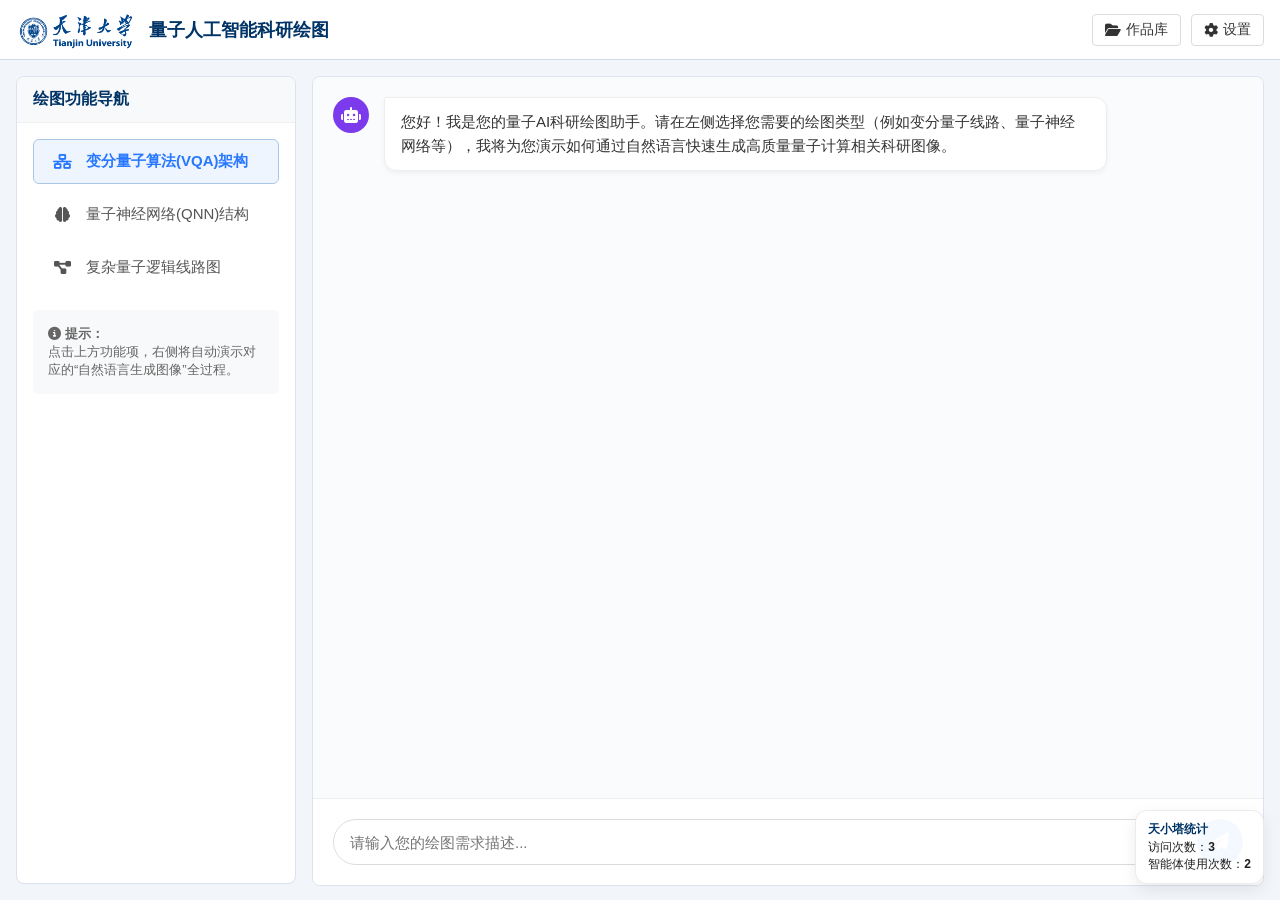
<file: Quantum_Draw/index.html>
<!DOCTYPE html>
<html lang="zh-CN">
<head>
<meta charset="utf-8">
<meta name="viewport" content="width=device-width, initial-scale=1">
<title>量子AI科研绘图助手</title>
<link href="https://cdnjs.cloudflare.com/ajax/libs/font-awesome/6.4.0/css/all.min.css" rel="stylesheet">
<style>
    body {
        margin: 0;
        font-family: -apple-system, BlinkMacSystemFont, "Segoe UI", Roboto, Helvetica, Arial, sans-serif;
        background: #f2f5f9;
        color: #1a1a1a;
        height: 100vh;
        display: flex;
        flex-direction: column;
    }

    /* Top Bar */
    header {
        display: flex;
        justify-content: space-between;
        align-items: center;
        padding: 8px 16px;
        background: #fff;
        border-bottom: 1px solid #d4dbe8;
        height: 60px;
        box-sizing: border-box;
    }
    
    .logo-area {
        display: flex;
        align-items: center;
        gap: 12px;
        background-color: transparent;
        padding: 5px 0;
    }

    .logo-img {
        height: 40px;
        padding: 2px;
        /* filter: invert(1); */
    }

    .header-title {
        font-size: 18px;
        font-weight: 700;
        color: #003366;
    }

    .header-btn {
        background: #fff;
        border: 1px solid #dcdcdc;
        border-radius: 4px;
        padding: 6px 12px;
        font-size: 14px;
        cursor: pointer;
        display: flex;
        align-items: center;
        gap: 5px;
        color: #333;
    }

    /* Main Layout */
    .container {
        display: grid;
        grid-template-columns: 280px 1fr;
        gap: 16px;
        padding: 16px;
        flex: 1;
        overflow: hidden;
    }

    /* Cards */
    .card {
        background: #fff;
        border: 1px solid #dde3ee;
        border-radius: 8px;
        box-shadow: 0 1px 3px rgba(0,0,0,0.02);
        display: flex;
        flex-direction: column;
        overflow: hidden;
        font-size: 15px;
    }

    .card-header {
        padding: 12px 16px;
        font-weight: 600;
        font-size: 16px;
        border-bottom: 1px solid #f0f0f0;
        background: #f8f9fa;
        color: #003366;
    }

    .card-body {
        padding: 16px;
        flex: 1;
        overflow-y: auto;
    }

    /* Sidebar Navigation */
    .nav-list {
        display: flex;
        flex-direction: column;
        gap: 8px;
    }

    .nav-item {
        display: flex;
        align-items: center;
        gap: 12px;
        padding: 12px 16px;
        border-radius: 6px;
        cursor: pointer;
        transition: all 0.2s;
        color: #555;
        border: 1px solid transparent;
    }

    .nav-item:hover {
        background: #f0f7ff;
        color: #2878ff;
    }

    .nav-item.active {
        background: #eef5ff;
        color: #2878ff;
        border-color: #a9c7e6;
        font-weight: 600;
    }

    .nav-icon {
        width: 24px;
        text-align: center;
    }

    /* Chat Area */
    .chat-area {
        display: flex;
        flex-direction: column;
        height: 100%;
        background: #fff;
        border-radius: 8px;
        border: 1px solid #dde3ee;
        overflow: hidden;
    }

    .chat-messages {
        flex: 1;
        padding: 20px;
        overflow-y: auto;
        display: flex;
        flex-direction: column;
        gap: 20px;
        background: #fafbfc;
    }

    .message {
        display: flex;
        gap: 15px;
        max-width: 85%;
        animation: fadeIn 0.3s ease;
    }

    .message.user {
        align-self: flex-end;
        flex-direction: row-reverse;
    }

    .message.ai {
        align-self: flex-start;
    }

    .avatar {
        width: 36px;
        height: 36px;
        border-radius: 50%;
        display: flex;
        align-items: center;
        justify-content: center;
        flex-shrink: 0;
        font-size: 16px;
        color: white;
    }

    .user .avatar { background: #2878ff; }
    .ai .avatar { background: #7c3aed; }

    .msg-content {
        padding: 12px 16px;
        border-radius: 12px;
        font-size: 15px;
        line-height: 1.6;
        box-shadow: 0 2px 5px rgba(0,0,0,0.05);
        position: relative;
    }

    .user .msg-content {
        background: #eef5ff;
        color: #1a1a1a;
        border-top-right-radius: 2px;
    }

    .ai .msg-content {
        background: #fff;
        border: 1px solid #eee;
        color: #333;
        border-top-left-radius: 2px;
    }

    /* Thought Process */
    .thought-box {
        margin-top: 10px;
        background: #f8f9fa;
        border: 1px solid #eee;
        border-radius: 6px;
        font-size: 13px;
        overflow: hidden;
    }

    .thought-header {
        padding: 8px 12px;
        background: #f1f3f5;
        color: #666;
        font-weight: 600;
        display: flex;
        align-items: center;
        gap: 6px;
        font-size: 12px;
    }

    .thought-body {
        padding: 10px 12px;
        color: #555;
        font-family: monospace;
        white-space: pre-wrap;
    }

    /* Image Result */
    .image-result {
        margin-top: 12px;
        border: 1px solid #eee;
        border-radius: 6px;
        overflow: hidden;
        background: #fff;
        min-height: 200px;
        display: flex;
        align-items: center;
        justify-content: center;
    }

    .image-placeholder {
        width: 100%;
        height: 200px;
        background: #f0f2f5;
        display: flex;
        align-items: center;
        justify-content: center;
        color: #888;
        font-size: 14px;
    }
    
    .generated-img {
        width: 100%;
        height: auto;
        display: block;
    }

    /* Input Area */
    .input-container {
        padding: 20px;
        background: #fff;
        border-top: 1px solid #eee;
        display: flex;
        gap: 12px;
    }

    .chat-input {
        flex: 1;
        padding: 12px 16px;
        border: 1px solid #dcdcdc;
        border-radius: 24px;
        font-size: 15px;
        outline: none;
        transition: border-color 0.2s;
    }

    .chat-input:focus {
        border-color: #2878ff;
    }

    .send-btn {
        width: 46px;
        height: 46px;
        border-radius: 50%;
        background: #2878ff;
        color: white;
        border: none;
        cursor: pointer;
        display: flex;
        align-items: center;
        justify-content: center;
        font-size: 18px;
        transition: background 0.2s;
    }

    .send-btn:hover {
        background: #1e64d4;
    }

    @keyframes fadeIn {
        from { opacity: 0; transform: translateY(5px); }
        to { opacity: 1; transform: translateY(0); }
    }
    
    /* Typing Indicator */
    .typing-indicator span {
        display: inline-block;
        width: 6px;
        height: 6px;
        background-color: #ccc;
        border-radius: 50%;
        animation: typing 1.4s infinite ease-in-out both;
        margin: 0 2px;
    }
    
    .typing-indicator span:nth-child(1) { animation-delay: -0.32s; }
    .typing-indicator span:nth-child(2) { animation-delay: -0.16s; }
    
    @keyframes typing {
        0%, 80%, 100% { transform: scale(0); }
        40% { transform: scale(1); }
    }

    /* Modal Styles */
    .modal {
        display: none;
        position: fixed;
        z-index: 1000;
        left: 0;
        top: 0;
        width: 100%;
        height: 100%;
        background-color: rgba(0,0,0,0.5);
        align-items: center;
        justify-content: center;
        backdrop-filter: blur(2px);
    }
    .modal-content {
        background-color: #fff;
        border-radius: 8px;
        width: 450px;
        box-shadow: 0 10px 25px rgba(0,0,0,0.2);
        animation: slideDown 0.3s ease;
    }
    .modal-header {
        padding: 15px 20px;
        border-bottom: 1px solid #eee;
        display: flex;
        justify-content: space-between;
        align-items: center;
    }
    .modal-body {
        padding: 20px;
    }
    .modal-footer {
        padding: 15px 20px;
        border-top: 1px solid #eee;
        display: flex;
        justify-content: flex-end;
        gap: 10px;
    }
    .form-group { margin-bottom: 15px; }
    .form-group label { display: block; margin-bottom: 8px; font-weight: 600; font-size: 14px; color: #333; }
    .form-control {
        width: 100%;
        padding: 10px 12px;
        border: 1px solid #ddd;
        border-radius: 6px;
        box-sizing: border-box;
        font-size: 14px;
        transition: border-color 0.2s;
    }
    .form-control:focus { border-color: #2878ff; outline: none; }
    .btn-save {
        background: #2878ff; color: white; border: none; padding: 8px 16px;
        border-radius: 4px; cursor: pointer; font-weight: 500;
    }
    .btn-save:hover { background: #1e64d4; }
    .btn-cancel {
        background: #f1f3f5; color: #333; border: none; padding: 8px 16px;
        border-radius: 4px; cursor: pointer;
    }
    .btn-cancel:hover { background: #e1e3e5; }
    .close-btn { font-size: 24px; cursor: pointer; color: #999; }
    .close-btn:hover { color: #333; }
    .help-text { font-size: 12px; color: #888; margin-top: 5px; }
    
    @keyframes slideDown { 
        from { transform: translateY(-20px); opacity: 0; } 
        to { transform: translateY(0); opacity: 1; } 
    }

</style>
</head>
<body>

<header>
    <div class="logo-area">
        <img src="tju_white_padding.png" class="logo-img" alt="TJU Logo">
        <div class="header-title">量子人工智能科研绘图</div>
    </div>
    <div style="display: flex; gap: 10px;">
        <button class="header-btn"><i class="fas fa-folder-open"></i> 作品库</button>
        <button class="header-btn" onclick="toggleSettings()"><i class="fas fa-cog"></i> 设置</button>
    </div>
</header>

<div class="container">
    <!-- Left Sidebar: Functions -->
    <aside class="card">
        <div class="card-header">绘图功能导航</div>
        <div class="card-body">
            <div class="nav-list">
                <div class="nav-item active" onclick="switchDemo(0)">
                    <div class="nav-icon"><i class="fas fa-network-wired"></i></div>
                    <div>变分量子算法(VQA)架构</div>
                </div>
                <div class="nav-item" onclick="switchDemo(1)">
                    <div class="nav-icon"><i class="fas fa-brain"></i></div>
                    <div>量子神经网络(QNN)结构</div>
                </div>
                <div class="nav-item" onclick="switchDemo(2)">
                    <div class="nav-icon"><i class="fas fa-project-diagram"></i></div>
                    <div>复杂量子逻辑线路图</div>
                </div>
            </div>
            
            <div style="margin-top: 20px; padding: 15px; background: #f8f9fa; border-radius: 6px; font-size: 13px; color: #666;">
                <i class="fas fa-info-circle"></i> <strong>提示：</strong><br>
                点击上方功能项，右侧将自动演示对应的“自然语言生成图像”全过程。
            </div>
        </div>
    </aside>

    <!-- Right: Chat Interaction -->
    <main class="chat-area">
        <div class="chat-messages" id="chatBox">
            <!-- Initial Welcome Message -->
            <div class="message ai">
                <div class="avatar"><i class="fas fa-robot"></i></div>
                <div class="msg-content">
                    您好！我是您的量子AI科研绘图助手。请在左侧选择您需要的绘图类型（例如变分量子线路、量子神经网络等），我将为您演示如何通过自然语言快速生成高质量量子计算相关科研图像。
                </div>
            </div>
        </div>
        
        <div class="input-container">
            <input type="text" class="chat-input" id="userInput" placeholder="请输入您的绘图需求描述..." onkeypress="checkEnter(event)">
            <button class="send-btn" onclick="handleUserSubmit()"><i class="fas fa-paper-plane"></i></button>
        </div>
    </main>
</div>

<!-- Settings Modal -->
<div id="settingsModal" class="modal">
    <div class="modal-content">
        <div class="modal-header">
            <h3><i class="fas fa-cog"></i> 设置</h3>
            <span class="close-btn" onclick="toggleSettings()">&times;</span>
        </div>
        <div class="modal-body">
            <div class="form-group">
                <label>AIMixhub API Key</label>
                <input type="password" id="apiKeyInput" placeholder="请输入您的 API Key (sk-...)" class="form-control">
                <div class="help-text">请前往 <a href="https://aihubmix.com" target="_blank" style="color:#2878ff;">AiHubMix</a> 获取 API Key</div>
            </div>
            <div class="form-group">
                <label>思考模型 (Thinking Model)</label>
                <select id="textModelSelect" class="form-control">
                    <option value="gpt-4o">GPT-4o (Recommended)</option>
                    <option value="claude-3-5-sonnet-20240620">Claude 3.5 Sonnet</option>
                    <option value="gpt-4-turbo">GPT-4 Turbo</option>
                    <option value="gpt-3.5-turbo">GPT-3.5 Turbo (Fast)</option>
                </select>
            </div>
            <div class="form-group">
                <label>绘图模型 (Drawing Model)</label>
                <select id="modelSelect" class="form-control">
                    <option value="dall-e-3">DALL-E 3 (Recommended)</option>
                    <option value="gpt-image-1.5">GPT Image 1.5</option>
                    <option value="midjourney">Midjourney</option>
                    <option value="flux-pro">Flux Pro</option>
                </select>
            </div>
        </div>
        <div class="modal-footer">
            <button class="btn-cancel" onclick="toggleSettings()">取消</button>
            <button class="btn-save" onclick="saveSettings()">保存配置</button>
        </div>
    </div>
</div>

<script>
    // Configuration
    const demos = [
        {
            input: "绘制变分量子算法(VQA)的整体架构图，包含经典优化器和参数化量子线路(PQC)两部分，展示参数θ更新的闭环过程。",
            thought: "【量子计算架构可视化分析】\n- 目标：绘制变分量子算法(Variational Quantum Algorithm)闭环架构图\n- 线路结构与组件：\n  1. 经典模块(Classical Optimizer)：展示经典计算机图标或计算节点，负责更新参数 $\\\\theta$\n  2. 量子模块(Quantum Computer)：包含初始态 $|0\\\\rangle$、含参量子线路 $U(\\\\theta)$ 和哈密顿量测量操作\n  3. 闭环反馈：\n     - 量子端输出期望值 $E(\\\\theta)$ 传递给经典端\n     - 经典端计算梯度并生成新参数 $\\\\theta_{t+1}$ 反馈给量子端\n- 视觉风格：科技感蓝紫配色，模块化扁平设计，箭头指示清晰的数据流向",
            outputType: "vqa",
            outputDesc: "变分量子算法(VQA)混合架构示意图",
            imgUrl: "Figure_VQA.svg"
        },
        {
            input: "生成量子神经网络(QNN)的结构示意图，要求包括数据编码层(Data Encoding)、多层参数化演化层(Parameterized Layers)和最终的测量输出层。",
            thought: "【量子神经网络可视化分析】\n- 目标：绘制多层量子神经网络(Quantum Neural Network)结构图\n- 线路结构与组件：\n  1. 数据编码(Encoding)：使用 $R_x(x_i)$ 或 $R_y(x_i)$ 门将经典数据编码至量子态\n  2. 参数化层(PQC Layers)：包含多层结构，每层包含 $R_y(\\\\theta)$ 或 $R_z(\\\\theta)$ 旋转门以及相邻比特的纠缠门(CNOTs)\n  3. 测量层(Measurement)：对特定比特进行泡利 $Z$ 测量，输出期望值作为网络预测结果\n- 视觉风格：类似经典神经网络的层次划分，使用虚线框区分不同功能层，量子门节点对齐，矢量SVG格式",
            outputType: "qnn",
            outputDesc: "量子神经网络(QNN)层次结构图",
            imgUrl: "Figure_QNN.svg"
        },
        {
            input: "请帮我绘制一个包含三个量子比特(q0, q1, q2)的复杂量子线路图。要求：q0和q1施加Hadamard门，然后q0和q1之间作用一个CNOT门，接着q1和q2作用一个CNOT门，最后在q2上施加一个Rz旋转门并对q0和q1进行测量。",
            thought: "【量子线路可视化分析】\n- 目标：绘制多比特量子逻辑门线路图\n- 线路结构与组件：\n  1. 量子寄存器：3个量子比特 (q₀, q₁, q₂)，水平线表示时间演化\n  2. 单比特门：在 q₀, q₁ 上放置 H 门 (Hadamard)\n  3. 两比特门：\n     - CNOT (q₀ → q₁)：控制位 q₀，目标位 q₁\n     - CNOT (q₁ → q₂)：控制位 q₁，目标位 q₂\n  4. 参数门：在 q₂ 放置 Rz(θ) 门\n  5. 测量操作：在 q₀, q₁ 末端添加测量仪符号\n- 视觉风格：标准量子计算教科书风格，矢量SVG格式，节点对齐，线路清晰",
            outputType: "quantum",
            outputDesc: "三比特复杂量子逻辑门线路图",
            imgUrl: "Figure5.svg"
        }
    ];

    let isProcessing = false;
    let apiKey = localStorage.getItem('aimixhub_key') || '';
    let apiModel = localStorage.getItem('aimixhub_model') || 'dall-e-3';
    let textModel = localStorage.getItem('aimixhub_text_model') || 'gpt-4o';

    // Initialize Settings
    document.getElementById('apiKeyInput').value = apiKey;
    document.getElementById('modelSelect').value = apiModel;
    document.getElementById('textModelSelect').value = textModel;

    // Settings Functions
    function toggleSettings() {
        const modal = document.getElementById('settingsModal');
        modal.style.display = modal.style.display === 'flex' ? 'none' : 'flex';
    }

    function saveSettings() {
        const key = document.getElementById('apiKeyInput').value.trim();
        const model = document.getElementById('modelSelect').value;
        const txtModel = document.getElementById('textModelSelect').value;
        
        if (key) {
            apiKey = key;
            apiModel = model;
            textModel = txtModel;
            localStorage.setItem('aimixhub_key', apiKey);
            localStorage.setItem('aimixhub_model', apiModel);
            localStorage.setItem('aimixhub_text_model', textModel);
            alert('配置已保存！');
            toggleSettings();
        } else {
            alert('请输入有效的 API Key');
        }
    }

    // Close modal when clicking outside
    window.onclick = function(event) {
        const modal = document.getElementById('settingsModal');
        if (event.target == modal) {
            modal.style.display = "none";
        }
    }

    // Enter Key Handler
    function checkEnter(event) {
        if (event.key === 'Enter') {
            handleUserSubmit();
        }
    }

    // Main Submission Logic
    async function handleUserSubmit() {
        if (isProcessing) return;
        const inputField = document.getElementById('userInput');
        const userText = inputField.value.trim();

        if (!userText) return;

        isProcessing = true;
        inputField.value = '';
        inputField.disabled = true;

        // 1. Display User Message
        appendMessage('user', userText);

        // 2. Determine Mode (API vs Demo Fallback)
        let thoughtContent = "";
        let finalImageUrl = "";
        let isApiSuccess = false;
        let outputDesc = "AI生成结果";

        // Check if input matches a demo exactly (for fallback)
        const matchedDemo = demos.find(d => d.input === userText);

        if (apiKey) {
            // --- Real AI Mode ---
            
            // Step A: Thinking (Text Gen)
            const thoughtId = appendThinkingPlaceholder();
            try {
                thoughtContent = await callAiMixHubTextGen(userText);
            } catch (e) {
                console.error("Text Gen Error:", e);
                thoughtContent = matchedDemo ? matchedDemo.thought : "【系统提示】思考过程生成失败，直接进行绘图...";
            }
            updateThinkingContent(thoughtId, thoughtContent);

            // Step B: Image Gen
            const genMsgId = appendGenerationStatus();
            try {
                const resultUrl = await callAiMixHubImageGen(userText);
                if (resultUrl) {
                    finalImageUrl = resultUrl;
                    isApiSuccess = true;
                } else {
                    throw new Error("Image generation returned null");
                }
            } catch (e) {
                console.error("Image Gen Error:", e);
                finalImageUrl = matchedDemo ? matchedDemo.imgUrl : "Figure_VQA.svg"; // Fallback
                outputDesc = "生成失败 (显示示例)";
            }
            // Remove generation status
            const statusDiv = document.getElementById(genMsgId);
            if (statusDiv) statusDiv.remove();

        } else {
            // --- Demo / Fallback Mode ---
            if (matchedDemo) {
                // Simulate Thinking
                const thoughtId = appendThinkingPlaceholder();
                await delay(1500);
                updateThinkingContent(thoughtId, matchedDemo.thought);
                
                // Simulate Image Gen
                await delay(1000);
                finalImageUrl = matchedDemo.imgUrl;
                outputDesc = matchedDemo.outputDesc;
            } else {
                appendMessage('ai', '请先在设置中配置 API Key 以使用自定义绘图功能。');
                isProcessing = false;
                inputField.disabled = false;
                inputField.focus();
                return;
            }
        }

        // 3. Display Result
        appendResult(outputDesc, finalImageUrl, isApiSuccess);

        isProcessing = false;
        inputField.disabled = false;
        inputField.focus();
    }

    // Sidebar Demo Click - Just fills input now
    async function switchDemo(index) {
        if (isProcessing) return;
        
        // Update active nav
        document.querySelectorAll('.nav-item').forEach((item, i) => {
            if (i === index) item.classList.add('active');
            else item.classList.remove('active');
        });

        const demo = demos[index];
        const inputField = document.getElementById('userInput');
        
        // Fill input with visual effect
        inputField.value = '';
        inputField.placeholder = "正在载入示例...";
        await delay(300);
        inputField.value = demo.input;
        inputField.placeholder = "请输入您的绘图需求描述...";
        inputField.focus();
    }

    // API: Text Generation (Thinking)
    async function callAiMixHubTextGen(prompt) {
        const systemPrompt = `你是一位专业的科研绘图助手。请分析用户的绘图需求，并输出详细的绘图思路。
输出格式要求：
【任务分析】简要分析绘图目标。
【视觉元素】列出画面中需要的关键物体、结构或数据特征。
【风格与布局】描述配色、视角、构图方式（如扁平化、3D渲染、流程图等）。
请保持回答简洁专业，不要输出Markdown代码块，直接输出文本内容。`;

        try {
            const response = await fetch('https://aihubmix.com/v1/chat/completions', {
                method: 'POST',
                headers: {
                    'Content-Type': 'application/json',
                    'Authorization': `Bearer ${apiKey}`
                },
                body: JSON.stringify({
                    model: textModel,
                    messages: [
                        { role: "system", content: systemPrompt },
                        { role: "user", content: prompt }
                    ],
                    temperature: 0.7
                })
            });

            if (!response.ok) throw new Error('Text API Error');
            const data = await response.json();
            return data.choices[0].message.content;
        } catch (e) {
            console.error('Text Gen Failed:', e);
            throw e;
        }
    }

    async function callAiMixHubImageGen(prompt) {
        try {
            const response = await fetch('https://aihubmix.com/v1/images/generations', {
                method: 'POST',
                headers: {
                    'Content-Type': 'application/json',
                    'Authorization': `Bearer ${apiKey}`
                },
                body: JSON.stringify({
                    model: apiModel,
                    prompt: prompt,
                    n: 1,
                    size: "1024x1024"
                })
            });

            if (!response.ok) {
                const err = await response.json();
                console.error('API Error:', err);
                return null;
            }

            const data = await response.json();
            if (data.data && data.data.length > 0) {
                let url = data.data[0].url;
                if (url) {
                    // Check if URL is wrapped in Markdown
                    const match = url.match(/!\[.*?\]\((.*?)\)/);
                    if (match) {
                        url = match[1].trim();
                    } else {
                        // Check if it's wrapped in HTML img tag
                        const htmlMatch = url.match(/src=["'](.*?)["']/);
                        if (htmlMatch) url = htmlMatch[1].trim();
                    }
                    url = url.trim();
                    // Validate if it looks like a URL or data URI
                    if (url.startsWith('http') || url.startsWith('data:') || url.startsWith('/')) {
                        return url;
                    } else {
                        console.error("API returned invalid URL:", url);
                        return null;
                    }
                } else if (data.data[0].b64_json) {
                    return 'data:image/png;base64,' + data.data[0].b64_json;
                }
            }
            return null;

        } catch (e) {
            console.error('Network Error:', e);
            return null;
        }
    }

    function appendMessage(role, text) {
        const chatBox = document.getElementById('chatBox');
        const msgDiv = document.createElement('div');
        msgDiv.className = `message ${role}`;
        
        const avatar = document.createElement('div');
        avatar.className = 'avatar';
        avatar.innerHTML = role === 'user' ? '<i class="fas fa-user"></i>' : '<i class="fas fa-robot"></i>';
        
        const content = document.createElement('div');
        content.className = 'msg-content';
        content.textContent = text;
        
        msgDiv.appendChild(avatar);
        msgDiv.appendChild(content);
        chatBox.appendChild(msgDiv);
        chatBox.scrollTop = chatBox.scrollHeight;
    }

    function appendThinkingPlaceholder() {
        const chatBox = document.getElementById('chatBox');
        const msgDiv = document.createElement('div');
        msgDiv.className = 'message ai';
        const id = 'thought-' + Date.now();
        
        msgDiv.innerHTML = `
            <div class="avatar"><i class="fas fa-brain"></i></div>
            <div class="msg-content" style="width: 100%;">
                <div class="typing-indicator"><span></span><span></span><span></span></div>
            </div>
        `;
        chatBox.appendChild(msgDiv);
        chatBox.scrollTop = chatBox.scrollHeight;
        
        msgDiv.id = id;
        return id;
    }

    function updateThinkingContent(msgId, thoughtText) {
        const msgDiv = document.getElementById(msgId);
        if (!msgDiv) return;
        
        const contentDiv = msgDiv.querySelector('.msg-content');
        contentDiv.innerHTML = `
            <div class="thought-box">
                <div class="thought-header"><i class="fas fa-microchip"></i> AI 思考与规划过程</div>
                <div class="thought-body">${thoughtText}</div>
            </div>
        `;
        document.getElementById('chatBox').scrollTop = document.getElementById('chatBox').scrollHeight;
    }
    
    function appendGenerationStatus() {
        const chatBox = document.getElementById('chatBox');
        const msgDiv = document.createElement('div');
        msgDiv.className = 'message ai';
        const id = 'gen-status-' + Date.now();
        msgDiv.id = id;
        
        msgDiv.innerHTML = `
            <div class="avatar"><i class="fas fa-palette"></i></div>
            <div class="msg-content">
                <i class="fas fa-spinner fa-spin"></i> 正在调用云端大模型生成图像...
            </div>
        `;
        chatBox.appendChild(msgDiv);
        chatBox.scrollTop = chatBox.scrollHeight;
        return id;
    }

    function appendResult(desc, imgUrl, isApiSuccess) {
        const chatBox = document.getElementById('chatBox');
        const msgDiv = document.createElement('div');
        msgDiv.className = 'message ai';
        
        // Check if image URL is valid (not placeholder if API was attempted)
        // For now we just show what we have
        
        let finalSrc = imgUrl;
        if (finalSrc && !finalSrc.startsWith('http') && !finalSrc.startsWith('data:')) {
            finalSrc += '?t=' + new Date().getTime();
        }

        const sourceLabel = isApiSuccess ? '<span style="font-size:10px; background:#e1f5fe; color:#0288d1; padding:2px 6px; border-radius:4px; margin-left:8px;">AI Generated</span>' : '';

        msgDiv.innerHTML = `
            <div class="avatar"><i class="fas fa-paint-brush"></i></div>
            <div class="msg-content" style="width: 100%;">
                <div>✅ <strong>绘图完成：${desc}</strong>${sourceLabel}</div>
                <div class="image-result">
                    <img src="${finalSrc}" class="generated-img" alt="${desc}" onerror="this.onerror=null;this.parentElement.innerHTML='<div class=\\'image-placeholder\\'><i class=\\'fas fa-image\\'></i> 图片加载失败或为占位符</div>'">
                </div>
                <div style="margin-top: 8px; font-size: 13px; display: flex; gap: 10px;">
                    <button style="border:1px solid #ddd; background:#fff; padding:4px 8px; border-radius:4px; cursor:pointer;"><i class="fas fa-download"></i> 下载 PNG</button>
                    <button style="border:1px solid #ddd; background:#fff; padding:4px 8px; border-radius:4px; cursor:pointer;"><i class="fas fa-file-pdf"></i> 下载 PDF (矢量)</button>
                    <button style="border:1px solid #ddd; background:#fff; padding:4px 8px; border-radius:4px; cursor:pointer;"><i class="fas fa-edit"></i> 继续修改</button>
                </div>
            </div>
        `;
        
        chatBox.appendChild(msgDiv);
        chatBox.scrollTop = chatBox.scrollHeight;
    }

    function delay(ms) {
        return new Promise(resolve => setTimeout(resolve, ms));
    }
</script>

<script>
    (function() {
        const PREFIX = 'tianxiaota.metrics.';
        const KEYS = {
            visitCount: PREFIX + 'visitCount',
            agentUseCount: PREFIX + 'agentUseCount',
            agentUseByName: PREFIX + 'agentUseByName',
            logs: PREFIX + 'logs'
        };
        const MAX_LOGS = 200;
        const safeJSONParse = (value, fallback) => {
            try {
                if (value == null || value === '') return fallback;
                return JSON.parse(value);
            } catch {
                return fallback;
            }
        };
        const safeGetItem = (key) => {
            try {
                return localStorage.getItem(key);
            } catch {
                return null;
            }
        };
        const safeSetItem = (key, value) => {
            try {
                localStorage.setItem(key, value);
                return true;
            } catch {
                return false;
            }
        };
        const safeGetNumber = (key) => {
            const raw = safeGetItem(key);
            const n = raw == null ? 0 : Number(raw);
            return Number.isFinite(n) ? n : 0;
        };
        const safeSetNumber = (key, value) => safeSetItem(key, String(value));
        const nowISO = () => new Date().toISOString();
        const loadAgentMap = () => safeJSONParse(safeGetItem(KEYS.agentUseByName), {});
        const saveAgentMap = (map) => safeSetItem(KEYS.agentUseByName, JSON.stringify(map));
        const loadLogs = () => safeJSONParse(safeGetItem(KEYS.logs), []);
        const saveLogs = (logs) => safeSetItem(KEYS.logs, JSON.stringify(logs.slice(-MAX_LOGS)));
        const pushLog = (entry) => {
            const logs = loadLogs();
            logs.push(entry);
            saveLogs(logs);
        };
        const renderBadge = () => {
            const id = 'tianxiaota-metrics-badge';
            let el = document.getElementById(id);
            if (!el) {
                el = document.createElement('div');
                el.id = id;
                Object.assign(el.style, {
                    position: 'fixed',
                    right: '16px',
                    bottom: '16px',
                    zIndex: '2147483647',
                    background: 'rgba(255,255,255,0.95)',
                    border: '1px solid rgba(0,0,0,0.08)',
                    borderRadius: '12px',
                    padding: '10px 12px',
                    boxShadow: '0 6px 16px rgba(0,0,0,0.08)',
                    fontFamily: '-apple-system, BlinkMacSystemFont, "Segoe UI", Roboto, "Helvetica Neue", Arial, "Noto Sans", sans-serif',
                    fontSize: '12px',
                    color: '#1f1f1f',
                    lineHeight: '1.4',
                    userSelect: 'none'
                });
                document.body.appendChild(el);
            }
            const visits = safeGetNumber(KEYS.visitCount);
            const uses = safeGetNumber(KEYS.agentUseCount);
            el.innerHTML = `<div style="font-weight:600; margin-bottom:2px; color:#003366;">天小塔统计</div>
<div>访问次数：<span style="font-weight:600;">${visits}</span></div>
<div>智能体使用次数：<span style="font-weight:600;">${uses}</span></div>`;
        };
        const metrics = window.__tianxiaotaMetrics || {
            recordVisit: (source) => {
                const next = safeGetNumber(KEYS.visitCount) + 1;
                safeSetNumber(KEYS.visitCount, next);
                pushLog({ type: 'visit', ts: nowISO(), path: location.pathname + location.search + location.hash, source: source || 'page' });
                renderBadge();
                return next;
            },
            recordAgentUse: (agentName, target) => {
                const next = safeGetNumber(KEYS.agentUseCount) + 1;
                safeSetNumber(KEYS.agentUseCount, next);
                const map = loadAgentMap();
                const name = agentName || 'unknown';
                map[name] = (Number(map[name]) || 0) + 1;
                saveAgentMap(map);
                pushLog({ type: 'agent_use', ts: nowISO(), agent: name, target: target || null, path: location.pathname + location.search + location.hash });
                renderBadge();
                return next;
            },
            renderBadge
        };
        window.__tianxiaotaMetrics = metrics;

        metrics.recordVisit('Quantum_Draw');
        metrics.renderBadge();
        metrics.recordAgentUse('量子AI科研绘图智能体', location.pathname);
    })();
</script>

</body>
</html>
</file>
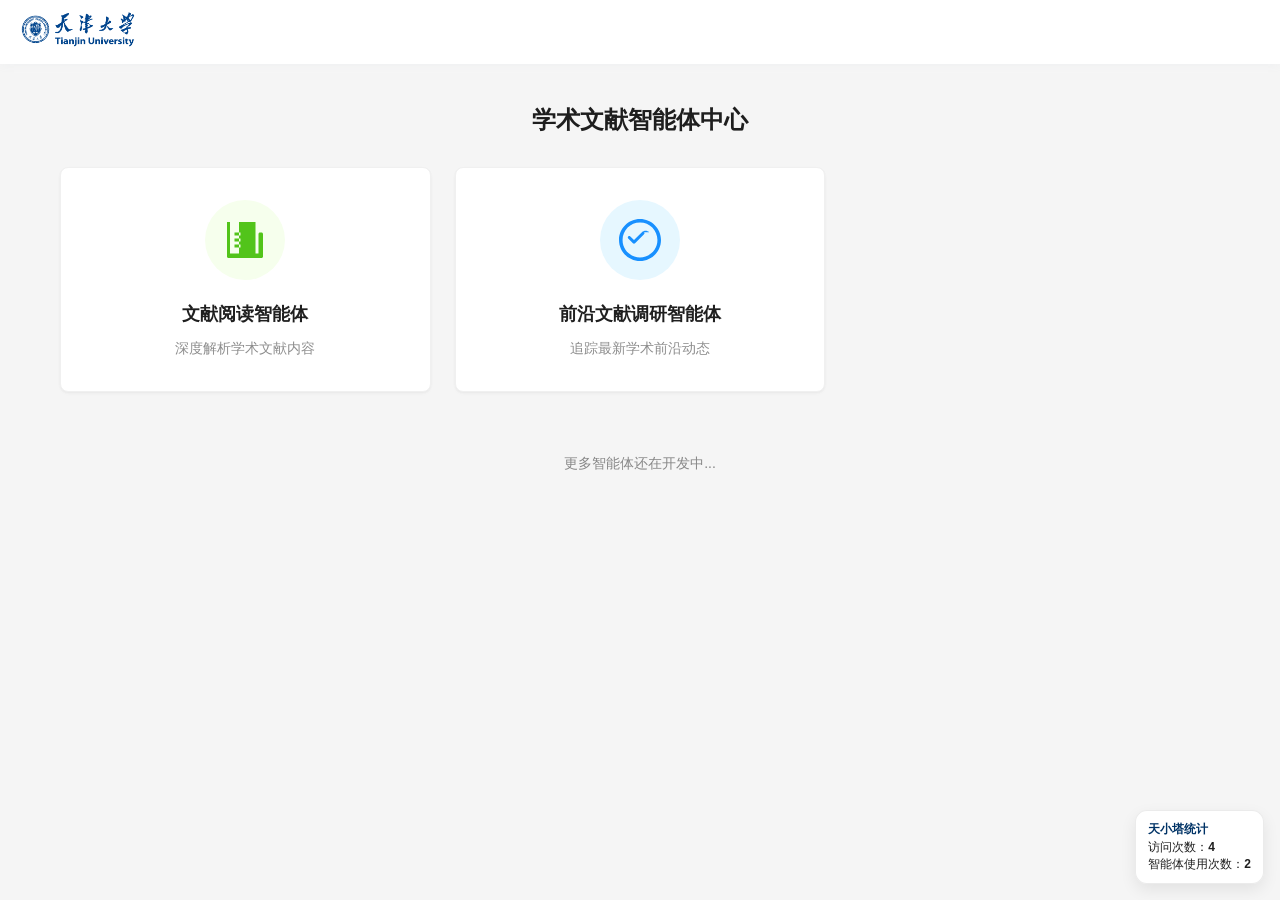
<file: academic_center.html>
<!doctype html>
<html lang="en">
  <head>
    <meta charset="UTF-8" />
    <link rel="icon" type="image/svg+xml" href="./vite.svg" />
    <meta name="viewport" content="width=device-width, initial-scale=1.0" />
    <title>学术文献智能体中心</title>
    <link rel="stylesheet" crossorigin href="./assets/index-DX3kZpGl.css">
    <style>
      body {
        font-family: -apple-system, BlinkMacSystemFont, 'Segoe UI', Roboto, 'Helvetica Neue', Arial, 'Noto Sans', sans-serif;
        background-color: #f5f5f5;
        margin: 0;
        padding: 0;
      }
      .header-container {
        display: flex;
        align-items: center;
        padding: 0 20px;
        height: 64px;
        background: #fff;
        box-shadow: 0 2px 8px #f0f1f2;
        position: sticky;
        top: 0;
        z-index: 100;
      }
      .logo-wrapper {
        width: 180px;
        display: flex;
        align-items: center;
      }
      .logo-wrapper img {
        height: 40px;
      }
      .main-content {
        max-width: 1200px;
        margin: 40px auto;
        padding: 0 20px;
      }
      .page-title {
        font-size: 24px;
        font-weight: 600;
        margin-bottom: 32px;
        text-align: center;
        color: #000000e0;
      }
      .agents-grid {
        display: grid;
        grid-template-columns: repeat(auto-fill, minmax(300px, 1fr));
        gap: 24px;
        justify-content: center;
      }
      .agent-card {
        background: #fff;
        border-radius: 8px;
        padding: 32px 24px;
        box-shadow: 0 1px 2px 0 rgba(0, 0, 0, 0.03), 0 1px 6px -1px rgba(0, 0, 0, 0.02), 0 2px 4px 0 rgba(0, 0, 0, 0.02);
        cursor: pointer;
        transition: all 0.3s;
        text-decoration: none;
        color: inherit;
        display: flex;
        flex-direction: column;
        align-items: center;
        text-align: center;
        border: 1px solid #f0f0f0;
      }
      .agent-card:hover {
        box-shadow: 0 6px 16px -8px rgba(0,0,0,0.08), 0 9px 28px 0 rgba(0,0,0,0.05), 0 12px 48px 16px rgba(0,0,0,0.03);
        border-color: transparent;
        transform: translateY(-2px);
      }
      .agent-icon {
        width: 80px;
        height: 80px;
        background: #f6ffed;
        border-radius: 50%;
        display: flex;
        align-items: center;
        justify-content: center;
        margin-bottom: 20px;
        font-size: 40px;
        color: #52c41a;
      }
      .agent-title {
        font-size: 18px;
        font-weight: 600;
        margin-bottom: 8px;
        color: #000000e0;
      }
      .agent-desc {
        color: #00000073;
        font-size: 14px;
        line-height: 1.5715;
      }
      .footer-msg {
        text-align: center;
        margin-top: 60px;
        color: #00000073;
        font-size: 14px;
      }
    </style>
  </head>
  <body>
    <div class="header-container">
      <div class="logo-wrapper">
         <a href="/">
           <img src="./AI_Draw/tju_white_padding.png" alt="Tianjin University Logo">
         </a>
      </div>
    </div>

    <div class="main-content">
      <h1 class="page-title">学术文献智能体中心</h1>
      
      <div class="agents-grid">
        <!-- Agent 1 -->
        <a href="http://deepseek.com" target="_blank" class="agent-card">
          <div class="agent-icon">
            <!-- Book/Reading icon -->
            <svg viewBox="0 0 1024 1024" width="48" height="48" fill="currentColor">
              <path d="M832 352c-17.7 0-32 14.3-32 32v416h-64V128H384v672H192V128H128v736c0 17.7 14.3 32 32 32h704c17.7 0 32-14.3 32-32V384c0-17.7-14.3-32-32-32zm-544 0h128v64H288v-64zm0 128h128v64H288v-64zm0 128h128v64H288v-64z"/>
            </svg>
          </div>
          <div class="agent-title">文献阅读智能体</div>
          <div class="agent-desc">深度解析学术文献内容</div>
        </a>
        
        <!-- Agent 2 -->
        <a href="https://tjudeep.vip.cpolar.cn/" target="_blank" class="agent-card">
          <div class="agent-icon" style="background: #e6f7ff; color: #1890ff;">
            <!-- Research/Globe icon -->
            <svg viewBox="0 0 1024 1024" width="48" height="48" fill="currentColor">
              <path d="M512 64C264.6 64 64 264.6 64 512s200.6 448 448 448 448-200.6 448-448S759.4 64 512 64zm0 820c-205.4 0-372-166.6-372-372s166.6-372 372-372 372 166.6 372 372-166.6 372-372 372zm196.4-539.5c-42.9-42.9-112.5-42.9-155.4 0l-169 169-78.2-78.2c-12.5-12.5-32.8-12.5-45.3 0s-12.5 32.8 0 45.3l100.8 100.8c6.2 6.2 14.4 9.4 22.6 9.4s16.4-3.1 22.6-9.4l191.8-191.8c12.5-12.5 12.5-32.8 0-45.3z"/>
            </svg>
          </div>
          <div class="agent-title">前沿文献调研智能体</div>
          <div class="agent-desc">追踪最新学术前沿动态</div>
        </a>
      </div>

      <div class="footer-msg">更多智能体还在开发中...</div>
    </div>

    <script>
      (function() {
        const PREFIX = 'tianxiaota.metrics.';
        const KEYS = {
          visitCount: PREFIX + 'visitCount',
          agentUseCount: PREFIX + 'agentUseCount',
          agentUseByName: PREFIX + 'agentUseByName',
          logs: PREFIX + 'logs'
        };
        const MAX_LOGS = 200;
        const safeJSONParse = (value, fallback) => {
          try {
            if (value == null || value === '') return fallback;
            return JSON.parse(value);
          } catch {
            return fallback;
          }
        };
        const safeGetItem = (key) => {
          try {
            return localStorage.getItem(key);
          } catch {
            return null;
          }
        };
        const safeSetItem = (key, value) => {
          try {
            localStorage.setItem(key, value);
            return true;
          } catch {
            return false;
          }
        };
        const safeGetNumber = (key) => {
          const raw = safeGetItem(key);
          const n = raw == null ? 0 : Number(raw);
          return Number.isFinite(n) ? n : 0;
        };
        const safeSetNumber = (key, value) => safeSetItem(key, String(value));
        const nowISO = () => new Date().toISOString();
        const loadAgentMap = () => safeJSONParse(safeGetItem(KEYS.agentUseByName), {});
        const saveAgentMap = (map) => safeSetItem(KEYS.agentUseByName, JSON.stringify(map));
        const loadLogs = () => safeJSONParse(safeGetItem(KEYS.logs), []);
        const saveLogs = (logs) => safeSetItem(KEYS.logs, JSON.stringify(logs.slice(-MAX_LOGS)));
        const pushLog = (entry) => {
          const logs = loadLogs();
          logs.push(entry);
          saveLogs(logs);
        };
        const renderBadge = () => {
          const id = 'tianxiaota-metrics-badge';
          let el = document.getElementById(id);
          if (!el) {
            el = document.createElement('div');
            el.id = id;
            Object.assign(el.style, {
              position: 'fixed',
              right: '16px',
              bottom: '16px',
              zIndex: '2147483647',
              background: 'rgba(255,255,255,0.95)',
              border: '1px solid rgba(0,0,0,0.08)',
              borderRadius: '12px',
              padding: '10px 12px',
              boxShadow: '0 6px 16px rgba(0,0,0,0.08)',
              fontFamily: '-apple-system, BlinkMacSystemFont, "Segoe UI", Roboto, "Helvetica Neue", Arial, "Noto Sans", sans-serif',
              fontSize: '12px',
              color: '#1f1f1f',
              lineHeight: '1.4',
              userSelect: 'none'
            });
            document.body.appendChild(el);
          }
          const visits = safeGetNumber(KEYS.visitCount);
          const uses = safeGetNumber(KEYS.agentUseCount);
          el.innerHTML = `<div style="font-weight:600; margin-bottom:2px; color:#003366;">天小塔统计</div>
<div>访问次数：<span style="font-weight:600;">${visits}</span></div>
<div>智能体使用次数：<span style="font-weight:600;">${uses}</span></div>`;
        };

        const metrics = window.__tianxiaotaMetrics || {
          recordVisit: (source) => {
            const next = safeGetNumber(KEYS.visitCount) + 1;
            safeSetNumber(KEYS.visitCount, next);
            pushLog({ type: 'visit', ts: nowISO(), path: location.pathname + location.search + location.hash, source: source || 'page' });
            renderBadge();
            return next;
          },
          recordAgentUse: (agentName, target) => {
            const next = safeGetNumber(KEYS.agentUseCount) + 1;
            safeSetNumber(KEYS.agentUseCount, next);
            const map = loadAgentMap();
            const name = agentName || 'unknown';
            map[name] = (Number(map[name]) || 0) + 1;
            saveAgentMap(map);
            pushLog({ type: 'agent_use', ts: nowISO(), agent: name, target: target || null, path: location.pathname + location.search + location.hash });
            renderBadge();
            return next;
          },
          renderBadge
        };
        window.__tianxiaotaMetrics = metrics;

        metrics.recordVisit('academic_center');
        metrics.renderBadge();

        document.querySelectorAll('.agent-card').forEach((a) => {
          a.addEventListener('click', function() {
            const title = (a.querySelector('.agent-title') && a.querySelector('.agent-title').textContent || '').trim();
            const href = a.getAttribute('href') || '';
            metrics.recordAgentUse(title || '学术文献智能体中心', href);
          }, true);
        });
      })();
    </script>
  </body>
</html>
</file>
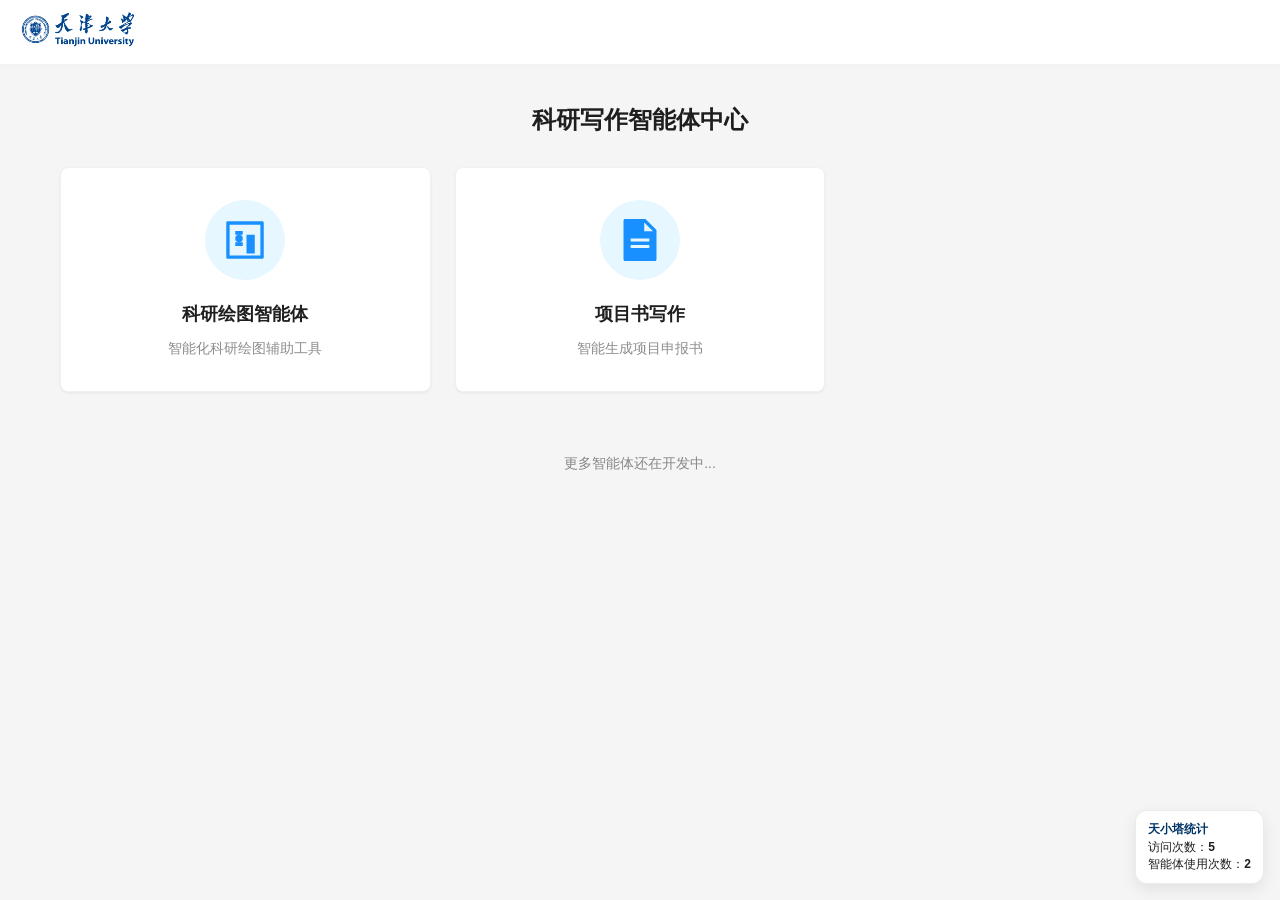
<file: research_center.html>
<!doctype html>
<html lang="en">
  <head>
    <meta charset="UTF-8" />
    <link rel="icon" type="image/svg+xml" href="./vite.svg" />
    <meta name="viewport" content="width=device-width, initial-scale=1.0" />
    <title>科研写作智能体中心</title>
    <link rel="stylesheet" crossorigin href="./assets/index-DX3kZpGl.css">
    <style>
      body {
        font-family: -apple-system, BlinkMacSystemFont, 'Segoe UI', Roboto, 'Helvetica Neue', Arial, 'Noto Sans', sans-serif;
        background-color: #f5f5f5;
        margin: 0;
        padding: 0;
      }
      .header-container {
        display: flex;
        align-items: center;
        padding: 0 20px;
        height: 64px;
        background: #fff;
        box-shadow: 0 2px 8px #f0f1f2;
        position: sticky;
        top: 0;
        z-index: 100;
      }
      .logo-wrapper {
        width: 180px;
        display: flex;
        align-items: center;
      }
      .logo-wrapper img {
        height: 40px;
      }
      .main-content {
        max-width: 1200px;
        margin: 40px auto;
        padding: 0 20px;
      }
      .page-title {
        font-size: 24px;
        font-weight: 600;
        margin-bottom: 32px;
        text-align: center;
        color: #000000e0;
      }
      .agents-grid {
        display: grid;
        grid-template-columns: repeat(auto-fill, minmax(300px, 1fr));
        gap: 24px;
        justify-content: center;
      }
      .agent-card {
        background: #fff;
        border-radius: 8px;
        padding: 32px 24px;
        box-shadow: 0 1px 2px 0 rgba(0, 0, 0, 0.03), 0 1px 6px -1px rgba(0, 0, 0, 0.02), 0 2px 4px 0 rgba(0, 0, 0, 0.02);
        cursor: pointer;
        transition: all 0.3s;
        text-decoration: none;
        color: inherit;
        display: flex;
        flex-direction: column;
        align-items: center;
        text-align: center;
        border: 1px solid #f0f0f0;
      }
      .agent-card:hover {
        box-shadow: 0 6px 16px -8px rgba(0,0,0,0.08), 0 9px 28px 0 rgba(0,0,0,0.05), 0 12px 48px 16px rgba(0,0,0,0.03);
        border-color: transparent;
        transform: translateY(-2px);
      }
      .agent-icon {
        width: 80px;
        height: 80px;
        background: #e6f7ff;
        border-radius: 50%;
        display: flex;
        align-items: center;
        justify-content: center;
        margin-bottom: 20px;
        font-size: 40px;
        color: #1890ff;
      }
      .agent-title {
        font-size: 18px;
        font-weight: 600;
        margin-bottom: 8px;
        color: #000000e0;
      }
      .agent-desc {
        color: #00000073;
        font-size: 14px;
        line-height: 1.5715;
      }
      .footer-msg {
        text-align: center;
        margin-top: 60px;
        color: #00000073;
        font-size: 14px;
      }
    </style>
  </head>
  <body>
    <div class="header-container">
      <div class="logo-wrapper">
         <a href="/">
           <img src="./AI_Draw/tju_white_padding.png" alt="Tianjin University Logo">
         </a>
      </div>
    </div>

    <div class="main-content">
      <h1 class="page-title">科研写作智能体中心</h1>
      
      <div class="agents-grid">
        <!-- Agent 1 -->
        <a href="./AI_Draw/index.html" class="agent-card">
          <div class="agent-icon">
            <!-- Simple SVG icon for drawing/art -->
            <svg viewBox="0 0 1024 1024" width="48" height="48" fill="currentColor">
              <path d="M880 112H144c-17.7 0-32 14.3-32 32v736c0 17.7 14.3 32 32 32h736c17.7 0 32-14.3 32-32V144c0-17.7-14.3-32-32-32zm-40 728H184V184h656v656zM304 480a80 80 0 1 1 160 0 80 80 0 0 1-160 0zm0 160h160v-80H304v80zm240-240h176v400H544V400zm-240 0h160v-80H304v80z"/>
            </svg>
          </div>
          <div class="agent-title">科研绘图智能体</div>
          <div class="agent-desc">智能化科研绘图辅助工具</div>
        </a>
        
        <!-- Agent 2 -->
        <a href="http://www.baidu.com" target="_blank" class="agent-card">
          <div class="agent-icon">
            <!-- Simple SVG icon for writing/document -->
            <svg viewBox="0 0 1024 1024" width="48" height="48" fill="currentColor">
               <path d="M854.6 288.7c6 6 9.4 14.1 9.4 22.6V928c0 17.7-14.3 32-32 32H192c-17.7 0-32-14.3-32-32V96c0-17.7 14.3-32 32-32h424.7c8.5 0 16.7 3.4 22.7 9.4l215.2 215.3zM790.2 326L602 137.8V326h188.2zM320 482a8 8 0 0 0-8 8v48a8 8 0 0 0 8 8h384a8 8 0 0 0 8-8v-48a8 8 0 0 0-8-8H320zm0 136a8 8 0 0 0-8 8v48a8 8 0 0 0 8 8h384a8 8 0 0 0 8-8v-48a8 8 0 0 0-8-8H320z"/>
            </svg>
          </div>
          <div class="agent-title">项目书写作</div>
          <div class="agent-desc">智能生成项目申报书</div>
        </a>
      </div>

      <div class="footer-msg">更多智能体还在开发中...</div>
    </div>

    <script>
      (function() {
        const PREFIX = 'tianxiaota.metrics.';
        const KEYS = {
          visitCount: PREFIX + 'visitCount',
          agentUseCount: PREFIX + 'agentUseCount',
          agentUseByName: PREFIX + 'agentUseByName',
          logs: PREFIX + 'logs'
        };
        const MAX_LOGS = 200;
        const safeJSONParse = (value, fallback) => {
          try {
            if (value == null || value === '') return fallback;
            return JSON.parse(value);
          } catch {
            return fallback;
          }
        };
        const safeGetItem = (key) => {
          try {
            return localStorage.getItem(key);
          } catch {
            return null;
          }
        };
        const safeSetItem = (key, value) => {
          try {
            localStorage.setItem(key, value);
            return true;
          } catch {
            return false;
          }
        };
        const safeGetNumber = (key) => {
          const raw = safeGetItem(key);
          const n = raw == null ? 0 : Number(raw);
          return Number.isFinite(n) ? n : 0;
        };
        const safeSetNumber = (key, value) => safeSetItem(key, String(value));
        const nowISO = () => new Date().toISOString();
        const loadAgentMap = () => safeJSONParse(safeGetItem(KEYS.agentUseByName), {});
        const saveAgentMap = (map) => safeSetItem(KEYS.agentUseByName, JSON.stringify(map));
        const loadLogs = () => safeJSONParse(safeGetItem(KEYS.logs), []);
        const saveLogs = (logs) => safeSetItem(KEYS.logs, JSON.stringify(logs.slice(-MAX_LOGS)));
        const pushLog = (entry) => {
          const logs = loadLogs();
          logs.push(entry);
          saveLogs(logs);
        };
        const renderBadge = () => {
          const id = 'tianxiaota-metrics-badge';
          let el = document.getElementById(id);
          if (!el) {
            el = document.createElement('div');
            el.id = id;
            Object.assign(el.style, {
              position: 'fixed',
              right: '16px',
              bottom: '16px',
              zIndex: '2147483647',
              background: 'rgba(255,255,255,0.95)',
              border: '1px solid rgba(0,0,0,0.08)',
              borderRadius: '12px',
              padding: '10px 12px',
              boxShadow: '0 6px 16px rgba(0,0,0,0.08)',
              fontFamily: '-apple-system, BlinkMacSystemFont, "Segoe UI", Roboto, "Helvetica Neue", Arial, "Noto Sans", sans-serif',
              fontSize: '12px',
              color: '#1f1f1f',
              lineHeight: '1.4',
              userSelect: 'none'
            });
            document.body.appendChild(el);
          }
          const visits = safeGetNumber(KEYS.visitCount);
          const uses = safeGetNumber(KEYS.agentUseCount);
          el.innerHTML = `<div style="font-weight:600; margin-bottom:2px; color:#003366;">天小塔统计</div>
<div>访问次数：<span style="font-weight:600;">${visits}</span></div>
<div>智能体使用次数：<span style="font-weight:600;">${uses}</span></div>`;
        };

        const metrics = window.__tianxiaotaMetrics || {
          recordVisit: (source) => {
            const next = safeGetNumber(KEYS.visitCount) + 1;
            safeSetNumber(KEYS.visitCount, next);
            pushLog({ type: 'visit', ts: nowISO(), path: location.pathname + location.search + location.hash, source: source || 'page' });
            renderBadge();
            return next;
          },
          recordAgentUse: (agentName, target) => {
            const next = safeGetNumber(KEYS.agentUseCount) + 1;
            safeSetNumber(KEYS.agentUseCount, next);
            const map = loadAgentMap();
            const name = agentName || 'unknown';
            map[name] = (Number(map[name]) || 0) + 1;
            saveAgentMap(map);
            pushLog({ type: 'agent_use', ts: nowISO(), agent: name, target: target || null, path: location.pathname + location.search + location.hash });
            renderBadge();
            return next;
          },
          renderBadge
        };
        window.__tianxiaotaMetrics = metrics;

        metrics.recordVisit('research_center');
        metrics.renderBadge();

        document.querySelectorAll('.agent-card').forEach((a) => {
          a.addEventListener('click', function() {
            const title = (a.querySelector('.agent-title') && a.querySelector('.agent-title').textContent || '').trim();
            const href = a.getAttribute('href') || '';
            if (href.indexOf('./AI_Draw/index.html') !== -1) return;
            metrics.recordAgentUse(title || '科研写作智能体中心', href);
          }, true);
        });
      })();
    </script>
  </body>
</html>
</file>
<file: assets/index-DX3kZpGl.css>
*,:before,:after{--tw-border-spacing-x: 0;--tw-border-spacing-y: 0;--tw-translate-x: 0;--tw-translate-y: 0;--tw-rotate: 0;--tw-skew-x: 0;--tw-skew-y: 0;--tw-scale-x: 1;--tw-scale-y: 1;--tw-pan-x: ;--tw-pan-y: ;--tw-pinch-zoom: ;--tw-scroll-snap-strictness: proximity;--tw-gradient-from-position: ;--tw-gradient-via-position: ;--tw-gradient-to-position: ;--tw-ordinal: ;--tw-slashed-zero: ;--tw-numeric-figure: ;--tw-numeric-spacing: ;--tw-numeric-fraction: ;--tw-ring-inset: ;--tw-ring-offset-width: 0px;--tw-ring-offset-color: #fff;--tw-ring-color: rgb(59 130 246 / .5);--tw-ring-offset-shadow: 0 0 #0000;--tw-ring-shadow: 0 0 #0000;--tw-shadow: 0 0 #0000;--tw-shadow-colored: 0 0 #0000;--tw-blur: ;--tw-brightness: ;--tw-contrast: ;--tw-grayscale: ;--tw-hue-rotate: ;--tw-invert: ;--tw-saturate: ;--tw-sepia: ;--tw-drop-shadow: ;--tw-backdrop-blur: ;--tw-backdrop-brightness: ;--tw-backdrop-contrast: ;--tw-backdrop-grayscale: ;--tw-backdrop-hue-rotate: ;--tw-backdrop-invert: ;--tw-backdrop-opacity: ;--tw-backdrop-saturate: ;--tw-backdrop-sepia: ;--tw-contain-size: ;--tw-contain-layout: ;--tw-contain-paint: ;--tw-contain-style: }::backdrop{--tw-border-spacing-x: 0;--tw-border-spacing-y: 0;--tw-translate-x: 0;--tw-translate-y: 0;--tw-rotate: 0;--tw-skew-x: 0;--tw-skew-y: 0;--tw-scale-x: 1;--tw-scale-y: 1;--tw-pan-x: ;--tw-pan-y: ;--tw-pinch-zoom: ;--tw-scroll-snap-strictness: proximity;--tw-gradient-from-position: ;--tw-gradient-via-position: ;--tw-gradient-to-position: ;--tw-ordinal: ;--tw-slashed-zero: ;--tw-numeric-figure: ;--tw-numeric-spacing: ;--tw-numeric-fraction: ;--tw-ring-inset: ;--tw-ring-offset-width: 0px;--tw-ring-offset-color: #fff;--tw-ring-color: rgb(59 130 246 / .5);--tw-ring-offset-shadow: 0 0 #0000;--tw-ring-shadow: 0 0 #0000;--tw-shadow: 0 0 #0000;--tw-shadow-colored: 0 0 #0000;--tw-blur: ;--tw-brightness: ;--tw-contrast: ;--tw-grayscale: ;--tw-hue-rotate: ;--tw-invert: ;--tw-saturate: ;--tw-sepia: ;--tw-drop-shadow: ;--tw-backdrop-blur: ;--tw-backdrop-brightness: ;--tw-backdrop-contrast: ;--tw-backdrop-grayscale: ;--tw-backdrop-hue-rotate: ;--tw-backdrop-invert: ;--tw-backdrop-opacity: ;--tw-backdrop-saturate: ;--tw-backdrop-sepia: ;--tw-contain-size: ;--tw-contain-layout: ;--tw-contain-paint: ;--tw-contain-style: }.static{position:static!important}.absolute{position:absolute!important}.relative{position:relative!important}.sticky{position:sticky!important}.block{display:block!important}.inline-block{display:inline-block!important}.inline{display:inline!important}.flex{display:flex!important}.grid{display:grid!important}.hidden{display:none!important}.transform{transform:translate(var(--tw-translate-x),var(--tw-translate-y)) rotate(var(--tw-rotate)) skew(var(--tw-skew-x)) skewY(var(--tw-skew-y)) scaleX(var(--tw-scale-x)) scaleY(var(--tw-scale-y))!important}.resize{resize:both!important}.border{border-width:1px!important}.italic{font-style:italic!important}.underline{text-decoration-line:underline!important}.shadow{--tw-shadow: 0 1px 3px 0 rgb(0 0 0 / .1), 0 1px 2px -1px rgb(0 0 0 / .1) !important;--tw-shadow-colored: 0 1px 3px 0 var(--tw-shadow-color), 0 1px 2px -1px var(--tw-shadow-color) !important;box-shadow:var(--tw-ring-offset-shadow, 0 0 #0000),var(--tw-ring-shadow, 0 0 #0000),var(--tw-shadow)!important}.filter{filter:var(--tw-blur) var(--tw-brightness) var(--tw-contrast) var(--tw-grayscale) var(--tw-hue-rotate) var(--tw-invert) var(--tw-saturate) var(--tw-sepia) var(--tw-drop-shadow)!important}.transition{transition-property:color,background-color,border-color,text-decoration-color,fill,stroke,opacity,box-shadow,transform,filter,backdrop-filter!important;transition-timing-function:cubic-bezier(.4,0,.2,1)!important;transition-duration:.15s!important}:root{--primary-color: #005a9e;--bg-color: #f5f7fa}body{margin:0;padding:0}.workbench-tabs .ant-tabs-nav{margin-bottom:0!important}.workbench-tabs .ant-tabs-tab{padding:8px 0!important;margin-right:32px!important}.workbench-tabs .ant-tabs-tab-btn{color:#999!important;font-size:14px!important}.workbench-tabs .ant-tabs-tab-active .ant-tabs-tab-btn{color:#005a9e!important;font-weight:500!important}.workbench-tabs .ant-tabs-ink-bar{background:#005a9e!important}@keyframes pulse{0%{transform:scale(1);opacity:.5}50%{transform:scale(1.3);opacity:0}to{transform:scale(1);opacity:.5}}.step-pulse{animation:pulse 2s infinite}.step-item:hover .step-title{color:#005a9e!important}::-webkit-scrollbar{width:6px;height:6px}::-webkit-scrollbar-track{background:transparent}::-webkit-scrollbar-thumb{background:#e0e0e0;border-radius:3px}::-webkit-scrollbar-thumb:hover{background:#d0d0d0}*{box-sizing:border-box;margin:0;padding:0}#root{width:100%;height:100vh}:root{font-size:16px;--primary-color: #1890ff;--secondary-color: #52c41a;--warning-color: #faad14;--error-color: #f5222d;--text-primary: #262626;--text-secondary: #666666;--text-tertiary: #999999;--border-color: #e8e8e8;--bg-color: #f5f5f5;--card-bg: #ffffff;--shadow-sm: 0 2px 8px rgba(0, 0, 0, .08);--shadow-md: 0 4px 16px rgba(0, 0, 0, .12);--border-radius: 8px}body{font-family:-apple-system,BlinkMacSystemFont,Segoe UI,Roboto,Helvetica Neue,Arial,sans-serif;background-color:var(--bg-color);color:var(--text-primary);line-height:1.6;font-size:1rem}a{color:var(--primary-color);text-decoration:none;transition:color .3s ease}a:hover{color:#40a9ff;text-decoration:underline}h1,h2,h3,h4,h5,h6{margin-bottom:1rem;font-weight:600;color:var(--text-primary);line-height:1.3}h1{font-size:2.5rem}h2{font-size:2rem}h3{font-size:1.75rem}h4{font-size:1.5rem}h5{font-size:1.25rem}h6{font-size:1rem}p{margin-bottom:1rem;color:var(--text-secondary)}.ant-card{border-radius:var(--border-radius);box-shadow:var(--shadow-sm);transition:all .3s ease;background-color:var(--card-bg);border:1px solid var(--border-color)}.ant-btn{border-radius:4px;font-weight:500;transition:all .3s ease}.ant-btn-primary{background-color:var(--primary-color);border-color:var(--primary-color)}.ant-btn-primary:hover{background-color:#40a9ff;border-color:#40a9ff}.ant-steps{margin-bottom:1.5rem}.ant-table{border-radius:var(--border-radius);overflow:hidden;background-color:var(--card-bg)}.ant-table-thead>tr>th{background-color:#fafafa;font-weight:600;border-bottom:2px solid var(--border-color)}.ant-tabs{margin-bottom:1.5rem;background-color:var(--card-bg);border-radius:var(--border-radius);box-shadow:var(--shadow-sm);padding:1rem}.ant-form-item{margin-bottom:1.25rem}.ant-list{background-color:var(--card-bg);border-radius:var(--border-radius);padding:1rem;box-shadow:var(--shadow-sm);border:1px solid var(--border-color)}.ant-layout{background-color:var(--card-bg);min-height:100vh}.ant-layout-header{background-color:var(--card-bg);border-bottom:1px solid var(--border-color);padding:0 2rem;height:64px;line-height:64px}.ant-layout-content{padding:2rem;background-color:var(--bg-color);min-height:calc(100vh - 128px)}.ant-layout-footer{background-color:var(--card-bg);border-top:1px solid var(--border-color);padding:1rem 2rem;color:var(--text-tertiary);font-size:.875rem}.ant-layout-sider{background-color:var(--card-bg);border-right:1px solid var(--border-color)}.ant-drawer{z-index:1001}@media(min-width:1600px){:root{font-size:18px}.ant-layout-content{padding:3rem}}@media(max-width:1200px){:root{font-size:15px}.ant-layout-content{padding:1.5rem}}@media(min-width:768px){.desktop-menu{display:block!important}.mobile-menu-btn{display:none!important}.desktop-language{display:flex!important}}@media(max-width:768px){:root{font-size:14px}h1{font-size:2rem}h2{font-size:1.75rem}.ant-layout-header{padding:0 1rem}.ant-layout-content{padding:1rem}.ant-layout-sider{width:100%!important;position:fixed;height:100%;z-index:1000}.ant-card{margin-bottom:1rem}.ant-tabs{padding:.75rem}}@media(max-width:480px){:root{font-size:13px}.ant-layout-content{padding:.75rem}.ant-btn{padding:4px 8px;font-size:.875rem}}.container{max-width:1400px;margin:0 auto;padding:0 1rem}.card-content{padding:1.5rem}.mb-1{margin-bottom:.25rem}.mb-2{margin-bottom:.5rem}.mb-3{margin-bottom:1rem}.mb-4{margin-bottom:1.5rem}.mb-5{margin-bottom:2rem}.mt-1{margin-top:.25rem}.mt-2{margin-top:.5rem}.mt-3{margin-top:1rem}.mt-4{margin-top:1.5rem}.mt-5{margin-top:2rem}.p-1{padding:.25rem}.p-2{padding:.5rem}.p-3{padding:1rem}.p-4{padding:1.5rem}.p-5{padding:2rem}.text-center{text-align:center}.text-left{text-align:left}.text-right{text-align:right}.flex{display:flex}.flex-wrap{flex-wrap:wrap}.justify-center{justify-content:center}.justify-between{justify-content:space-between}.align-center{align-items:center}.w-full{width:100%}.max-w-full{max-width:100%}.ant-steps{margin-bottom:24px;background-color:var(--card-bg);border-radius:var(--border-radius);box-shadow:var(--shadow-sm);border:1px solid var(--border-color);padding:24px}.ant-steps-vertical{padding:16px}.ant-steps-item{margin-bottom:16px}.ant-steps-item-title{font-weight:500;color:var(--text-primary);transition:all .3s ease}.ant-steps-item:hover .ant-steps-item-title{color:var(--primary-color)}.ant-steps-item-content{min-height:40px}.ant-steps-item-icon{transition:all .3s ease}.ant-steps-item:hover .ant-steps-item-icon{transform:scale(1.1)}.ant-steps-item-finish .ant-steps-item-icon{background-color:var(--secondary-color);border-color:var(--secondary-color);box-shadow:0 2px 8px #52c41a4d}.ant-steps-item-process .ant-steps-item-icon{background-color:var(--primary-color);border-color:var(--primary-color);box-shadow:0 2px 8px #1890ff4d;transform:scale(1.1)}.ant-steps-item-wait .ant-steps-item-icon{background-color:var(--bg-color);border-color:var(--border-color)}.ant-steps-vertical .ant-steps-item-line{left:10px;width:1px;background-color:var(--border-color)}.ant-steps-item-finish .ant-steps-item-line{background-color:var(--secondary-color)}.ant-steps-item-process .ant-steps-item-line{background-color:var(--border-color)}.ant-card{margin-bottom:16px;border-radius:var(--border-radius);box-shadow:var(--shadow-sm);transition:all .3s ease;background-color:var(--card-bg);border:1px solid var(--border-color)}.ant-card:hover{box-shadow:var(--shadow-md);transform:translateY(-2px)}.ant-card-head{border-bottom:1px solid var(--border-color);background-color:#1890ff0d}.ant-card-head-title{font-weight:600;color:var(--text-primary)}.ant-btn{border-radius:6px;font-weight:500;transition:all .3s ease;padding:6px 16px;box-shadow:0 2px 4px #0000001a}.ant-btn:hover{transform:translateY(-1px);box-shadow:0 4px 8px #00000026}.ant-btn:active{transform:translateY(0)}.ant-btn-primary{background-color:var(--primary-color);border-color:var(--primary-color);box-shadow:0 2px 8px #1890ff33}.ant-btn-primary:hover{background-color:#40a9ff;border-color:#40a9ff;box-shadow:0 4px 16px #1890ff4d}.ant-tabs{background-color:var(--card-bg);border-radius:var(--border-radius);box-shadow:var(--shadow-sm);border:1px solid var(--border-color);overflow:hidden;margin-bottom:24px}.ant-tabs-nav{background-color:#1890ff0d;padding:0 16px;margin:0}.ant-tabs-tab{padding:16px 24px;font-weight:500;transition:all .3s ease;border-radius:8px 8px 0 0;margin-right:8px}.ant-tabs-tab:hover{background-color:#1890ff1a;color:var(--primary-color)}.ant-tabs-tab-active{background-color:var(--card-bg);color:var(--primary-color);border:1px solid var(--border-color);border-bottom-color:transparent}.ant-tabs-ink-bar{background-color:var(--primary-color);height:3px}.ant-tabs-content{background-color:var(--card-bg);padding:24px;border-top:1px solid var(--border-color)}.ant-progress{margin-bottom:16px}.ant-progress-text{font-weight:500;color:var(--text-primary)}.ant-progress-bg{background-color:var(--primary-color);box-shadow:0 2px 8px #1890ff4d}.ant-form-item-label>label{font-weight:500;color:var(--text-primary)}.ant-input,.ant-select-selector,.ant-textarea{border-radius:6px;transition:all .3s ease;border-color:var(--border-color)}.ant-input:focus,.ant-select-focused .ant-select-selector,.ant-textarea:focus{border-color:var(--primary-color);box-shadow:0 0 0 2px #1890ff33}.ant-list{background-color:var(--card-bg);border-radius:var(--border-radius);box-shadow:var(--shadow-sm);border:1px solid var(--border-color);margin-bottom:24px}.ant-list-item{border-bottom:1px solid var(--border-color);transition:all .3s ease}.ant-list-item:hover{background-color:#1890ff05}.ant-list-header{background-color:#1890ff0d;font-weight:600;padding:12px 16px;border-bottom:1px solid var(--border-color)}.ant-table-wrapper{background-color:var(--card-bg);border-radius:var(--border-radius);box-shadow:var(--shadow-sm);border:1px solid var(--border-color);overflow:hidden;margin-bottom:24px}.ant-table-wrapper .ant-table{background-color:transparent;box-shadow:none;border:none}.ant-table-wrapper .ant-table-thead>tr>th{background-color:#1890ff0d;font-weight:600;border-bottom:1px solid var(--border-color)}.ant-table-wrapper .ant-table-tbody>tr>td{border-bottom:1px solid var(--border-color)}.ant-table-wrapper .ant-table-tbody>tr:hover>td{background-color:#1890ff05}.ant-tag{border-radius:4px;font-weight:500;padding:4px 12px;transition:all .3s ease}.ant-tag:hover{transform:translateY(-1px)}.ant-avatar{transition:all .3s ease;border-radius:6px}.ant-avatar:hover{transform:scale(1.1)}.ant-badge{font-weight:500}.ant-badge-count{border-radius:10px;padding:0 6px;font-size:12px;font-weight:500;box-shadow:0 2px 8px #00000026}.workbench-layout{display:flex;flex:1;min-height:0}@media(max-width:1200px){.workbench-layout{flex-direction:column}.workbench-sidebar{width:100%!important;border-right:none!important;border-bottom:1px solid var(--border-color);box-shadow:0 2px 8px #0000000d!important;padding:16px 0!important;max-height:300px}.workbench-content{padding:16px!important}.workbench-collaboration{width:100%!important;border-left:none!important;border-top:1px solid var(--border-color);box-shadow:0 -2px 8px #0000000d!important;padding:16px!important}}@media(max-width:1400px){.workbench-sidebar{width:200px!important}.workbench-collaboration{width:320px!important}}@media(max-width:768px){.workbench-content,.workbench-collaboration{padding:12px!important}.workbench-sidebar{padding:12px 0!important}}.ant-drawer-content{border-radius:16px 16px 0 0;box-shadow:0 -4px 16px #0000001a}.ant-drawer-header{background-color:#1890ff0d;border-bottom:1px solid var(--border-color);border-radius:16px 16px 0 0}.ant-drawer-title{font-weight:600;color:var(--text-primary)}.ant-modal-content{border-radius:12px;box-shadow:var(--shadow-md);border:1px solid var(--border-color)}.ant-modal-header{background-color:#1890ff0d;border-bottom:1px solid var(--border-color);border-radius:12px 12px 0 0}.ant-modal-title{font-weight:600;color:var(--text-primary)}.ant-message .ant-message-notice-content{border-radius:8px;box-shadow:var(--shadow-md);border:1px solid var(--border-color);background:#fff;padding:10px 16px}.ant-notification-notice{border-radius:8px;box-shadow:var(--shadow-md);border:1px solid var(--border-color)}.ant-switch{background-color:var(--border-color);border-radius:16px;transition:all .3s ease}.ant-switch-checked{background-color:var(--primary-color)}.ant-switch-handle{background-color:#fff;border-radius:50%;box-shadow:0 2px 4px #0003;transition:all .3s ease}.ant-switch-checked .ant-switch-handle{transform:translate(20px)}.ant-divider{margin:24px 0;border-color:var(--border-color)}.ant-divider-horizontal.ant-divider-with-text{color:var(--text-primary);font-weight:500}.ant-divider-horizontal.ant-divider-with-text:before,.ant-divider-horizontal.ant-divider-with-text:after{border-color:var(--border-color)}.ant-anchor{background-color:var(--card-bg);border-radius:var(--border-radius);box-shadow:var(--shadow-sm);border:1px solid var(--border-color);padding:16px}.ant-anchor-link{padding:8px 16px;transition:all .3s ease;border-radius:4px}.ant-anchor-link:hover{background-color:#1890ff1a;color:var(--primary-color)}.ant-anchor-link-active>.ant-anchor-link-title{color:var(--primary-color);font-weight:500}
</file>
